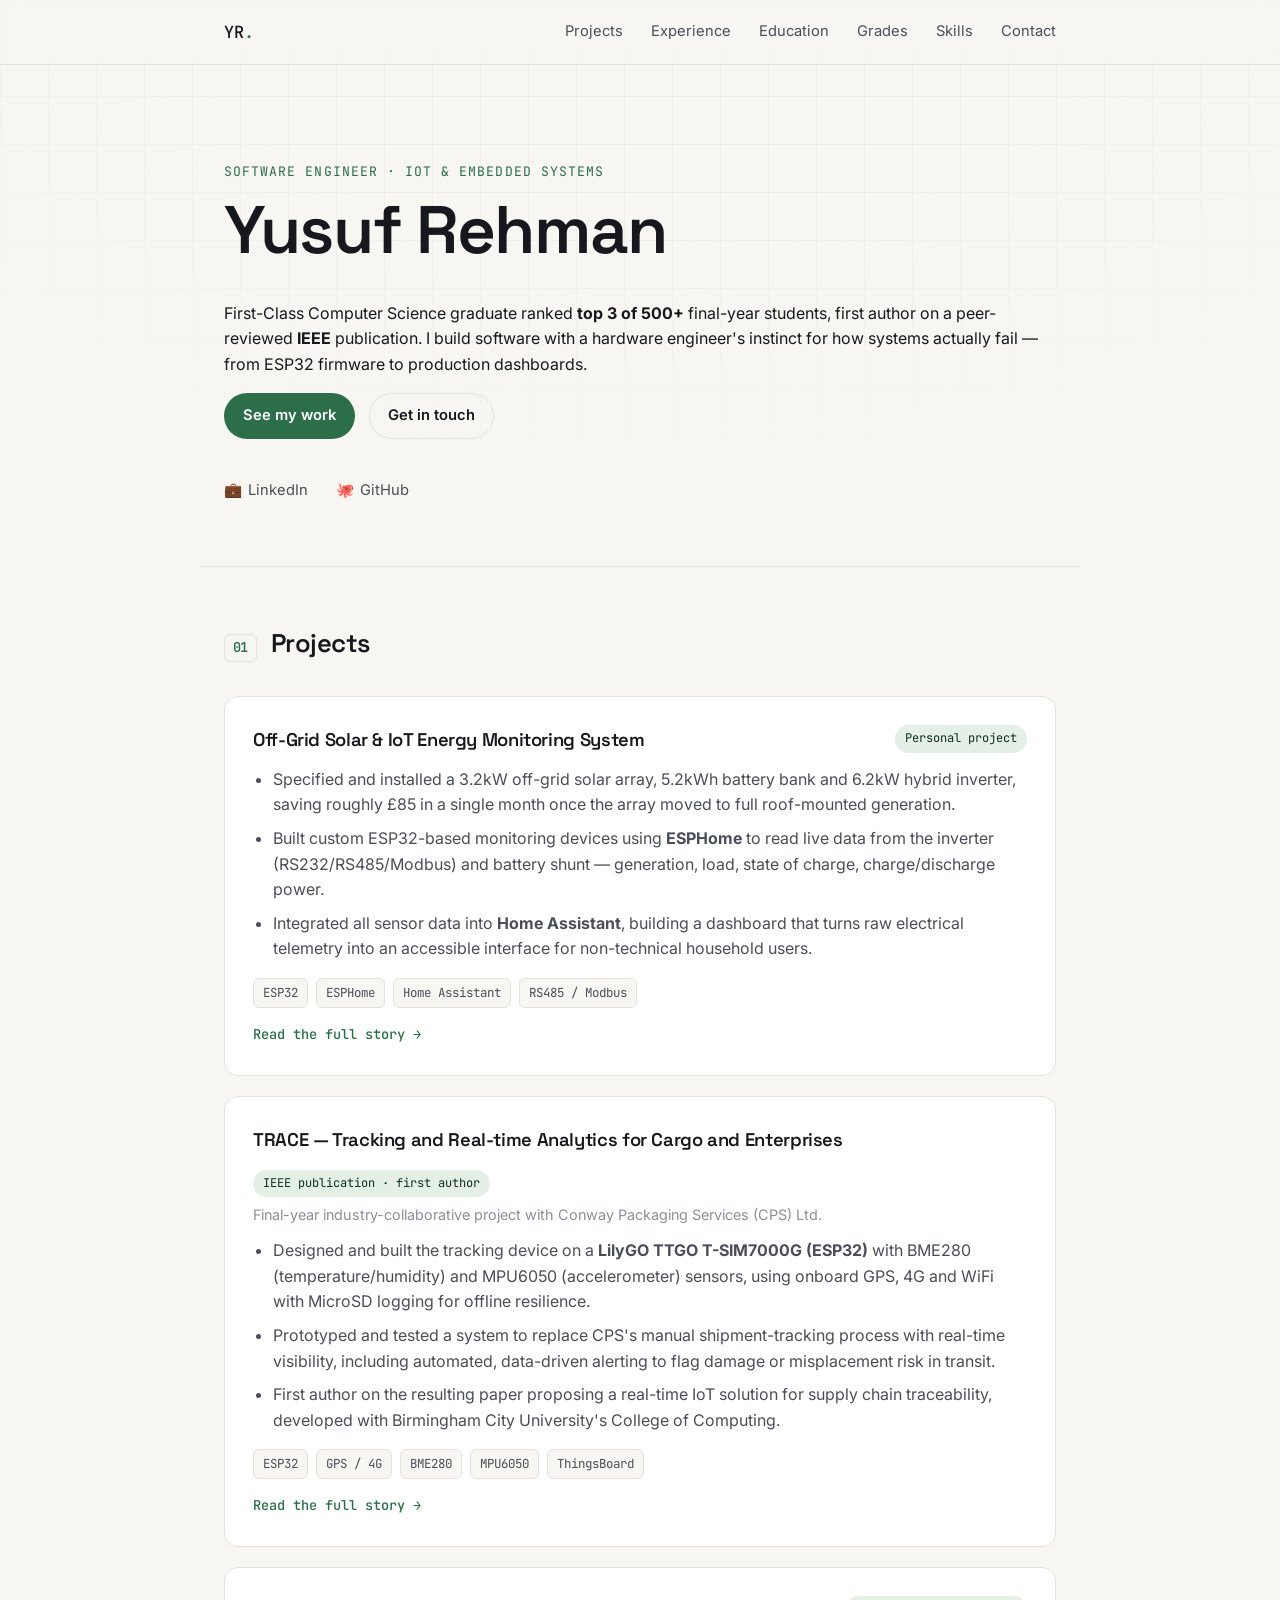
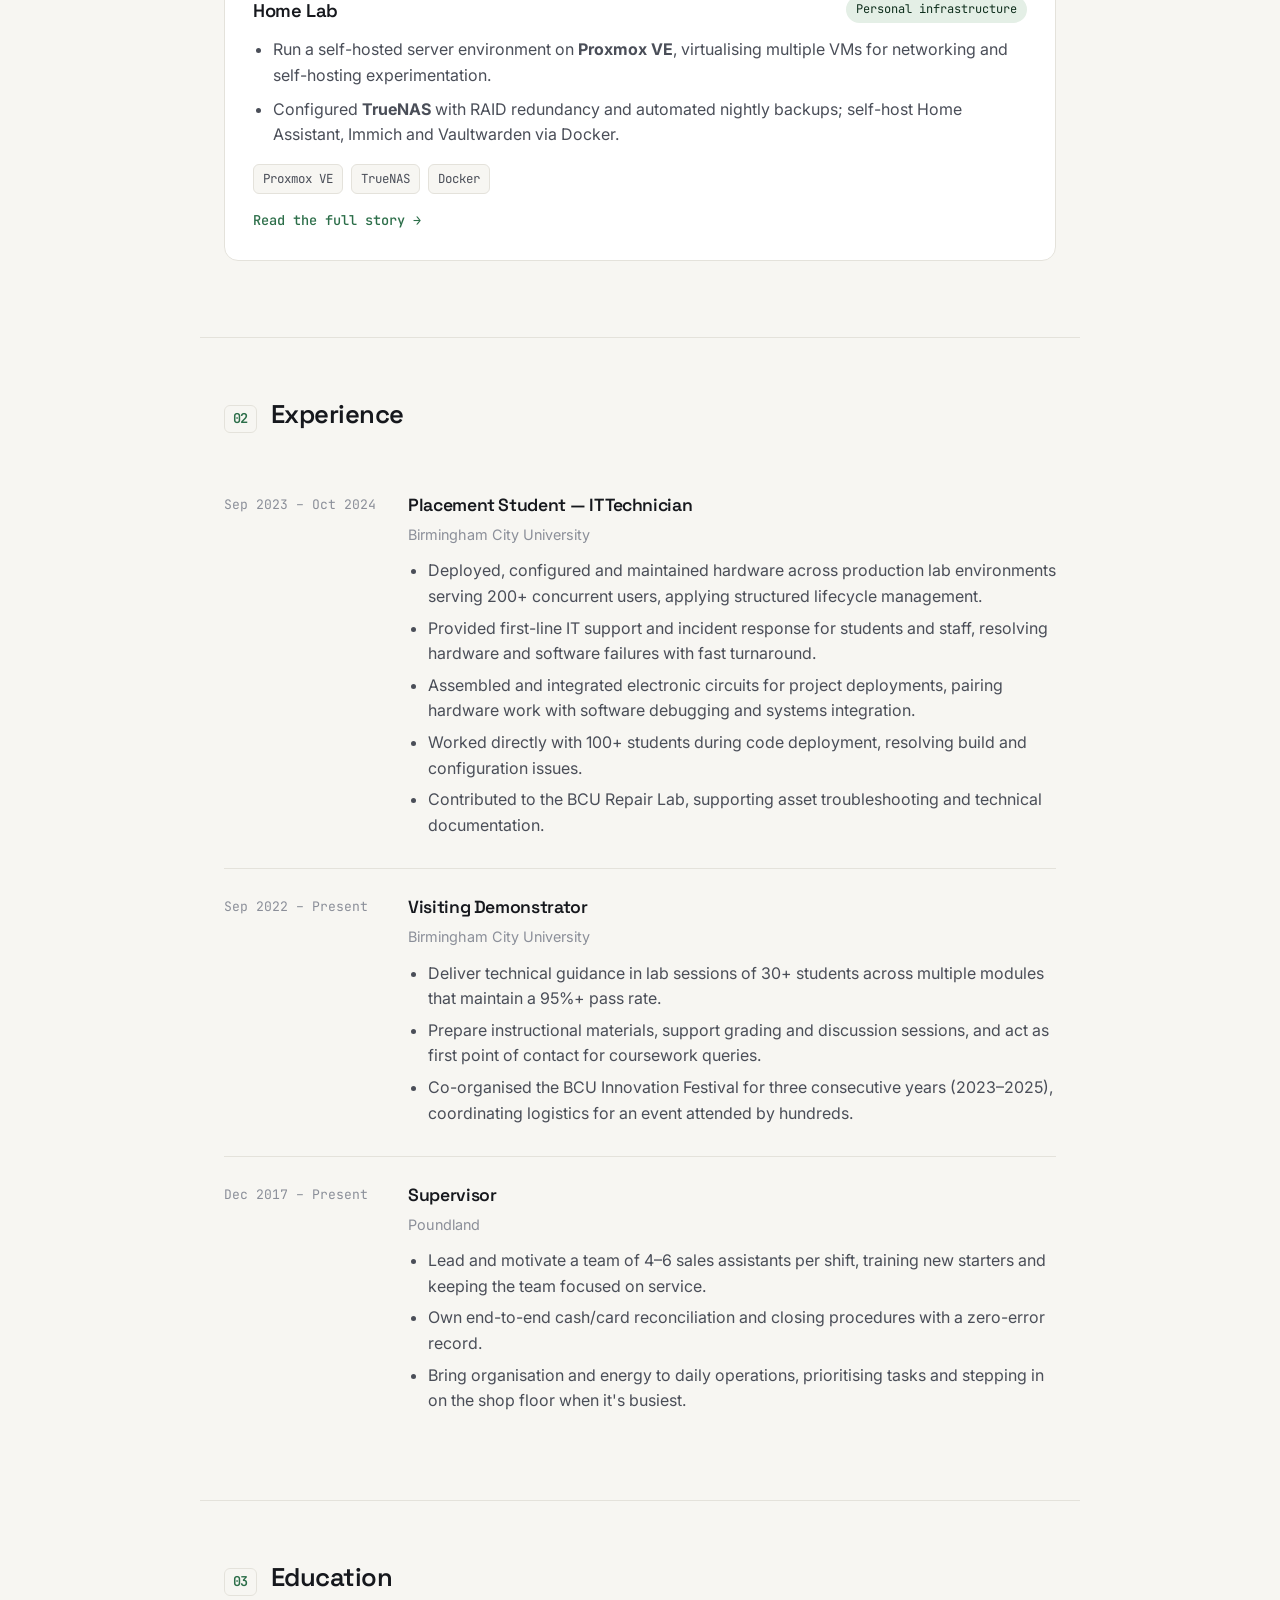
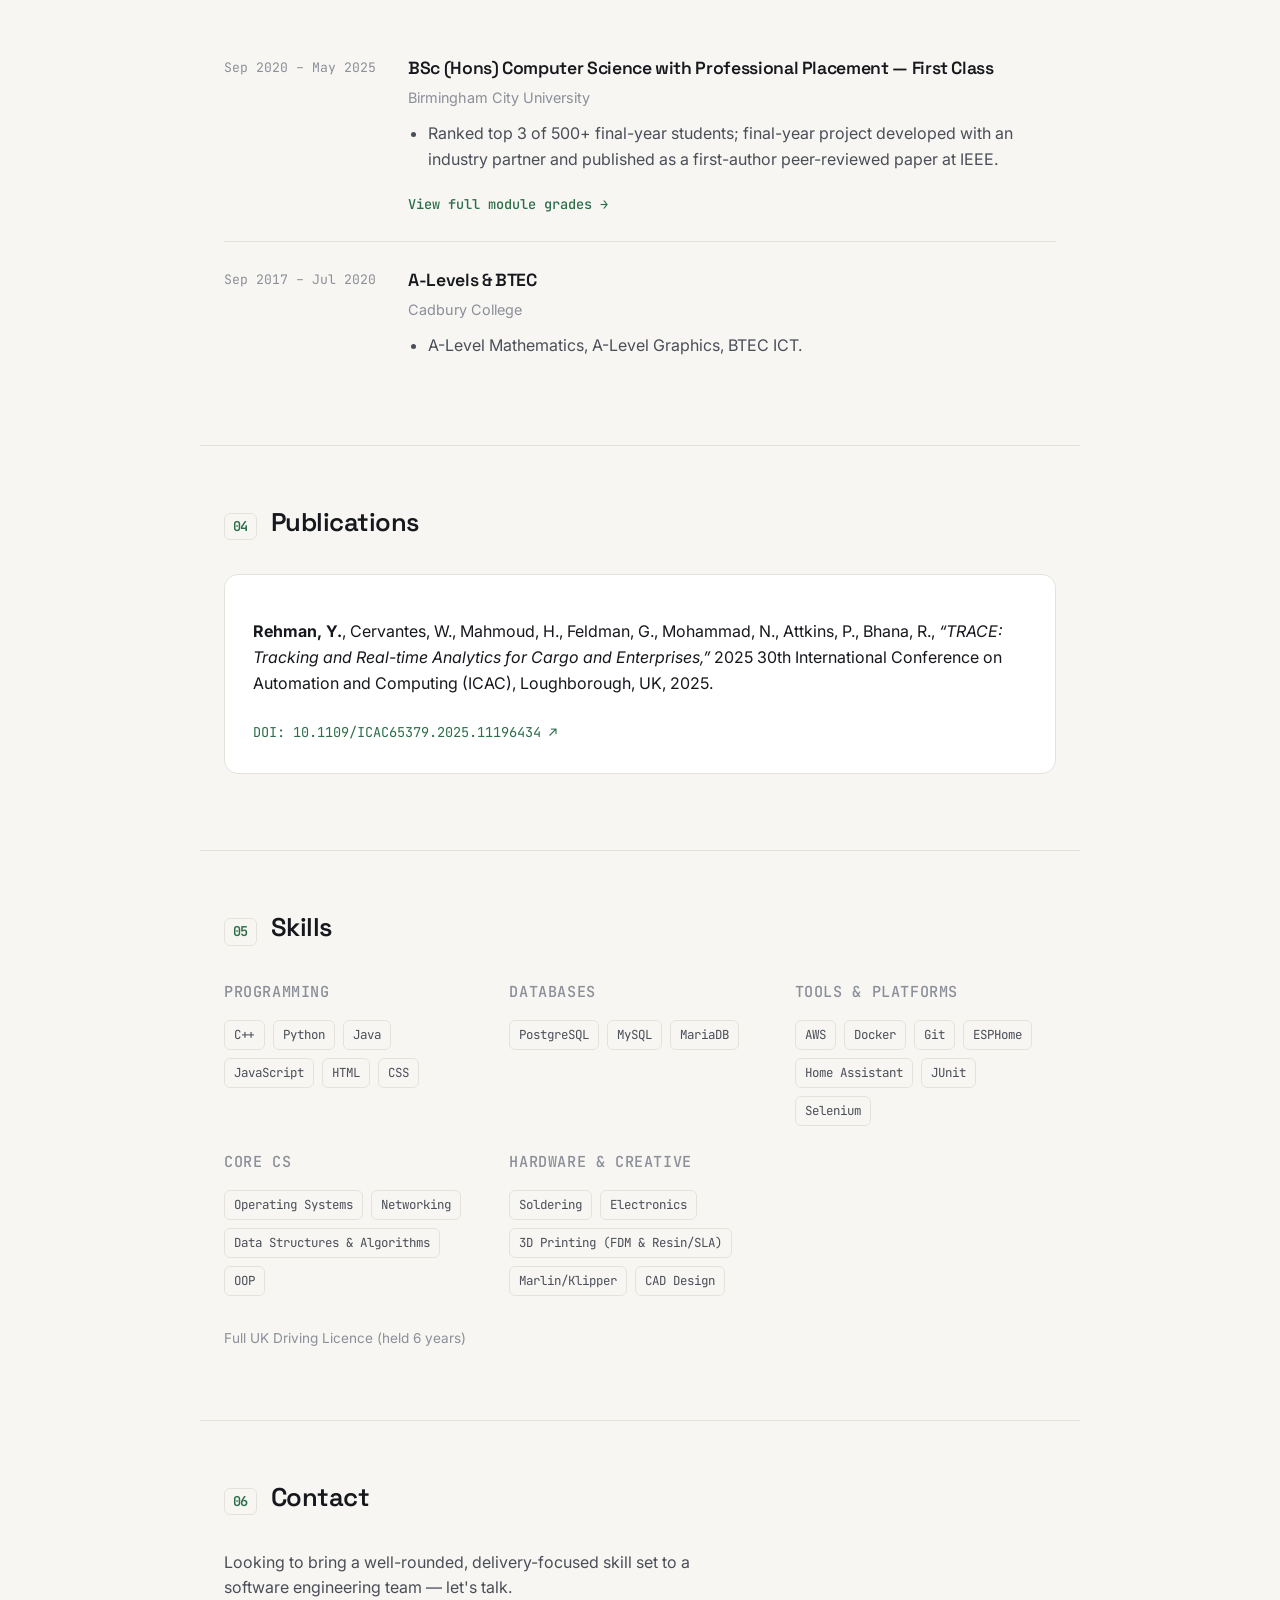
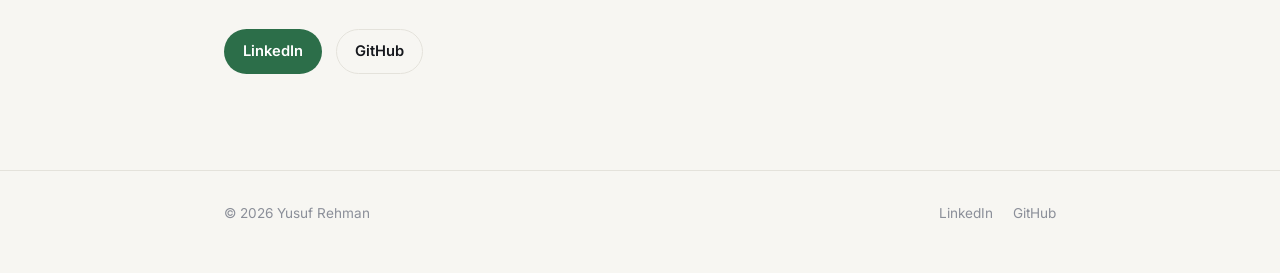
<file: index.html>
<!DOCTYPE html>
<html lang="en">
<head>
<meta charset="UTF-8">
<meta name="viewport" content="width=device-width, initial-scale=1.0">
<title>Yusuf Rehman — Software Engineer</title>
<meta name="description" content="Yusuf Rehman — First-Class Computer Science graduate, IoT/software engineer. CV, projects and publications.">
<meta property="og:type" content="website">
<meta property="og:url" content="https://fury148.github.io/cvweb/">
<meta property="og:title" content="Yusuf Rehman — Software Engineer">
<meta property="og:description" content="First-Class Computer Science graduate, IoT/software engineer. CV, projects and publications.">
<meta property="og:image" content="https://fury148.github.io/cvweb/og-image.png">
<meta name="twitter:card" content="summary_large_image">
<meta name="twitter:title" content="Yusuf Rehman — Software Engineer">
<meta name="twitter:description" content="First-Class Computer Science graduate, IoT/software engineer. CV, projects and publications.">
<meta name="twitter:image" content="https://fury148.github.io/cvweb/og-image.png">
<link rel="icon" type="image/svg+xml" href="favicon.svg">
<link rel="preconnect" href="https://fonts.googleapis.com">
<link rel="preconnect" href="https://fonts.gstatic.com" crossorigin>
<link href="https://fonts.googleapis.com/css2?family=Space+Grotesk:wght@500;600;700&family=Inter:wght@400;500;600;700&family=JetBrains+Mono:wght@400;500&display=swap" rel="stylesheet">
<link rel="stylesheet" href="style.css">
</head>
<body>

<div class="bg-grid" aria-hidden="true"></div>

<header class="topbar">
  <div class="wrap topbar-inner">
    <a class="brand" href="#top">YR<span class="dot">.</span></a>
    <nav class="nav" aria-label="Primary">
      <a href="#projects">Projects</a>
      <a href="#experience">Experience</a>
      <a href="#education">Education</a>
      <a href="grades.html">Grades</a>
      <a href="#skills">Skills</a>
      <a href="#contact">Contact</a>
    </nav>
  </div>
</header>

<main id="top">

  <section class="hero wrap">
    <p class="eyebrow">Software Engineer · IoT &amp; Embedded Systems</p>
    <h1>Yusuf Rehman</h1>
    <p class="hero-lede">
      First-Class Computer Science graduate ranked <strong>top 3 of 500+</strong> final-year students,
      first author on a peer-reviewed <strong>IEEE</strong> publication. I build software with a hardware
      engineer's instinct for how systems actually fail — from ESP32 firmware to production dashboards.
    </p>
    <div class="hero-actions">
      <a class="btn btn-primary" href="#projects">See my work</a>
      <a class="btn btn-outline" href="https://linkedin.com/in/y-rehman" target="_blank" rel="noopener">Get in touch</a>
    </div>
    <ul class="hero-meta">
      <li><span class="ico">💼</span> <a href="https://linkedin.com/in/y-rehman" target="_blank" rel="noopener">LinkedIn</a></li>
      <li><span class="ico">🐙</span> <a href="https://github.com/fury148" target="_blank" rel="noopener">GitHub</a></li>
    </ul>
  </section>

  <section class="wrap section" id="projects">
    <h2 class="section-title"><span class="idx">01</span> Projects</h2>

    <article class="card">
      <div class="card-head">
        <h3>Off-Grid Solar &amp; IoT Energy Monitoring System</h3>
        <span class="tag">Personal project</span>
      </div>
      <ul>
        <li>Specified and installed a 3.2kW off-grid solar array, 5.2kWh battery bank and 6.2kW hybrid inverter, saving roughly £85 in a single month once the array moved to full roof-mounted generation.</li>
        <li>Built custom ESP32-based monitoring devices using <strong>ESPHome</strong> to read live data from the inverter (RS232/RS485/Modbus) and battery shunt — generation, load, state of charge, charge/discharge power.</li>
        <li>Integrated all sensor data into <strong>Home Assistant</strong>, building a dashboard that turns raw electrical telemetry into an accessible interface for non-technical household users.</li>
      </ul>
      <div class="chips">
        <span>ESP32</span><span>ESPHome</span><span>Home Assistant</span><span>RS485 / Modbus</span>
      </div>
      <a class="project-link" href="projects/off-grid-solar.html">Read the full story &rarr;</a>
    </article>

    <article class="card">
      <div class="card-head">
        <h3>TRACE — Tracking and Real-time Analytics for Cargo and Enterprises</h3>
        <span class="tag">IEEE publication · first author</span>
      </div>
      <p class="card-sub">Final-year industry-collaborative project with Conway Packaging Services (CPS) Ltd.</p>
      <ul>
        <li>Designed and built the tracking device on a <strong>LilyGO TTGO T-SIM7000G (ESP32)</strong> with BME280 (temperature/humidity) and MPU6050 (accelerometer) sensors, using onboard GPS, 4G and WiFi with MicroSD logging for offline resilience.</li>
        <li>Prototyped and tested a system to replace CPS's manual shipment-tracking process with real-time visibility, including automated, data-driven alerting to flag damage or misplacement risk in transit.</li>
        <li>First author on the resulting paper proposing a real-time IoT solution for supply chain traceability, developed with Birmingham City University's College of Computing.</li>
      </ul>
      <div class="chips">
        <span>ESP32</span><span>GPS / 4G</span><span>BME280</span><span>MPU6050</span><span>ThingsBoard</span>
      </div>
      <a class="project-link" href="projects/trace.html">Read the full story &rarr;</a>
    </article>

    <article class="card">
      <div class="card-head">
        <h3>Home Lab</h3>
        <span class="tag">Personal infrastructure</span>
      </div>
      <ul>
        <li>Run a self-hosted server environment on <strong>Proxmox VE</strong>, virtualising multiple VMs for networking and self-hosting experimentation.</li>
        <li>Configured <strong>TrueNAS</strong> with RAID redundancy and automated nightly backups; self-host Home Assistant, Immich and Vaultwarden via Docker.</li>
      </ul>
      <div class="chips">
        <span>Proxmox VE</span><span>TrueNAS</span><span>Docker</span>
      </div>
      <a class="project-link" href="projects/home-lab.html">Read the full story &rarr;</a>
    </article>
  </section>

  <section class="wrap section" id="experience">
    <h2 class="section-title"><span class="idx">02</span> Experience</h2>

    <div class="timeline">
      <article class="tl-item">
        <div class="tl-date">Sep 2023 – Oct 2024</div>
        <div class="tl-body">
          <h3>Placement Student — IT Technician</h3>
          <p class="card-sub">Birmingham City University</p>
          <ul>
            <li>Deployed, configured and maintained hardware across production lab environments serving 200+ concurrent users, applying structured lifecycle management.</li>
            <li>Provided first-line IT support and incident response for students and staff, resolving hardware and software failures with fast turnaround.</li>
            <li>Assembled and integrated electronic circuits for project deployments, pairing hardware work with software debugging and systems integration.</li>
            <li>Worked directly with 100+ students during code deployment, resolving build and configuration issues.</li>
            <li>Contributed to the BCU Repair Lab, supporting asset troubleshooting and technical documentation.</li>
          </ul>
        </div>
      </article>

      <article class="tl-item">
        <div class="tl-date">Sep 2022 – Present</div>
        <div class="tl-body">
          <h3>Visiting Demonstrator</h3>
          <p class="card-sub">Birmingham City University</p>
          <ul>
            <li>Deliver technical guidance in lab sessions of 30+ students across multiple modules that maintain a 95%+ pass rate.</li>
            <li>Prepare instructional materials, support grading and discussion sessions, and act as first point of contact for coursework queries.</li>
            <li>Co-organised the BCU Innovation Festival for three consecutive years (2023–2025), coordinating logistics for an event attended by hundreds.</li>
          </ul>
        </div>
      </article>

      <article class="tl-item">
        <div class="tl-date">Dec 2017 – Present</div>
        <div class="tl-body">
          <h3>Supervisor</h3>
          <p class="card-sub">Poundland</p>
          <ul>
            <li>Lead and motivate a team of 4–6 sales assistants per shift, training new starters and keeping the team focused on service.</li>
            <li>Own end-to-end cash/card reconciliation and closing procedures with a zero-error record.</li>
            <li>Bring organisation and energy to daily operations, prioritising tasks and stepping in on the shop floor when it's busiest.</li>
          </ul>
        </div>
      </article>
    </div>
  </section>

  <section class="wrap section" id="education">
    <h2 class="section-title"><span class="idx">03</span> Education</h2>

    <div class="timeline">
      <article class="tl-item">
        <div class="tl-date">Sep 2020 – May 2025</div>
        <div class="tl-body">
          <h3>BSc (Hons) Computer Science with Professional Placement — First Class</h3>
          <p class="card-sub">Birmingham City University</p>
          <ul>
            <li>Ranked top 3 of 500+ final-year students; final-year project developed with an industry partner and published as a first-author peer-reviewed paper at IEEE.</li>
          </ul>
          <a class="project-link" href="grades.html">View full module grades &rarr;</a>
        </div>
      </article>

      <article class="tl-item">
        <div class="tl-date">Sep 2017 – Jul 2020</div>
        <div class="tl-body">
          <h3>A-Levels &amp; BTEC</h3>
          <p class="card-sub">Cadbury College</p>
          <ul>
            <li>A-Level Mathematics, A-Level Graphics, BTEC ICT.</li>
          </ul>
        </div>
      </article>
    </div>
  </section>

  <section class="wrap section" id="publications">
    <h2 class="section-title"><span class="idx">04</span> Publications</h2>
    <article class="card pub">
      <p>
        <strong>Rehman, Y.</strong>, Cervantes, W., Mahmoud, H., Feldman, G., Mohammad, N., Attkins, P., Bhana, R.,
        <em>“TRACE: Tracking and Real-time Analytics for Cargo and Enterprises,”</em>
        2025 30th International Conference on Automation and Computing (ICAC), Loughborough, UK, 2025.
      </p>
      <a class="doi" href="https://doi.org/10.1109/ICAC65379.2025.11196434" target="_blank" rel="noopener">
        DOI: 10.1109/ICAC65379.2025.11196434 ↗
      </a>
    </article>
  </section>

  <section class="wrap section" id="skills">
    <h2 class="section-title"><span class="idx">05</span> Skills</h2>
    <div class="skills-grid">
      <div class="skill-group">
        <h3>Programming</h3>
        <div class="chips">
          <span>C++</span><span>Python</span><span>Java</span><span>JavaScript</span><span>HTML</span><span>CSS</span>
        </div>
      </div>
      <div class="skill-group">
        <h3>Databases</h3>
        <div class="chips">
          <span>PostgreSQL</span><span>MySQL</span><span>MariaDB</span>
        </div>
      </div>
      <div class="skill-group">
        <h3>Tools &amp; Platforms</h3>
        <div class="chips">
          <span>AWS</span><span>Docker</span><span>Git</span><span>ESPHome</span><span>Home Assistant</span><span>JUnit</span><span>Selenium</span>
        </div>
      </div>
      <div class="skill-group">
        <h3>Core CS</h3>
        <div class="chips">
          <span>Operating Systems</span><span>Networking</span><span>Data Structures &amp; Algorithms</span><span>OOP</span>
        </div>
      </div>
      <div class="skill-group">
        <h3>Hardware &amp; Creative</h3>
        <div class="chips">
          <span>Soldering</span><span>Electronics</span><span>3D Printing (FDM &amp; Resin/SLA)</span><span>Marlin/Klipper</span><span>CAD Design</span>
        </div>
      </div>
    </div>
    <p class="fine-print">Full UK Driving Licence (held 6 years)</p>
  </section>

  <section class="wrap section contact-cta" id="contact">
    <h2 class="section-title"><span class="idx">06</span> Contact</h2>
    <p>Looking to bring a well-rounded, delivery-focused skill set to a software engineering team — let's talk.</p>
    <div class="hero-actions">
      <a class="btn btn-primary" href="https://linkedin.com/in/y-rehman" target="_blank" rel="noopener">LinkedIn</a>
      <a class="btn btn-outline" href="https://github.com/fury148" target="_blank" rel="noopener">GitHub</a>
    </div>
  </section>

</main>

<footer class="site-footer">
  <div class="wrap footer-inner">
    <span>© <span id="year"></span> Yusuf Rehman</span>
    <div class="footer-links">
      <a href="https://linkedin.com/in/y-rehman" target="_blank" rel="noopener">LinkedIn</a>
      <a href="https://github.com/fury148" target="_blank" rel="noopener">GitHub</a>
    </div>
  </div>
</footer>

<script src="script.js"></script>
</body>
</html>
</file>
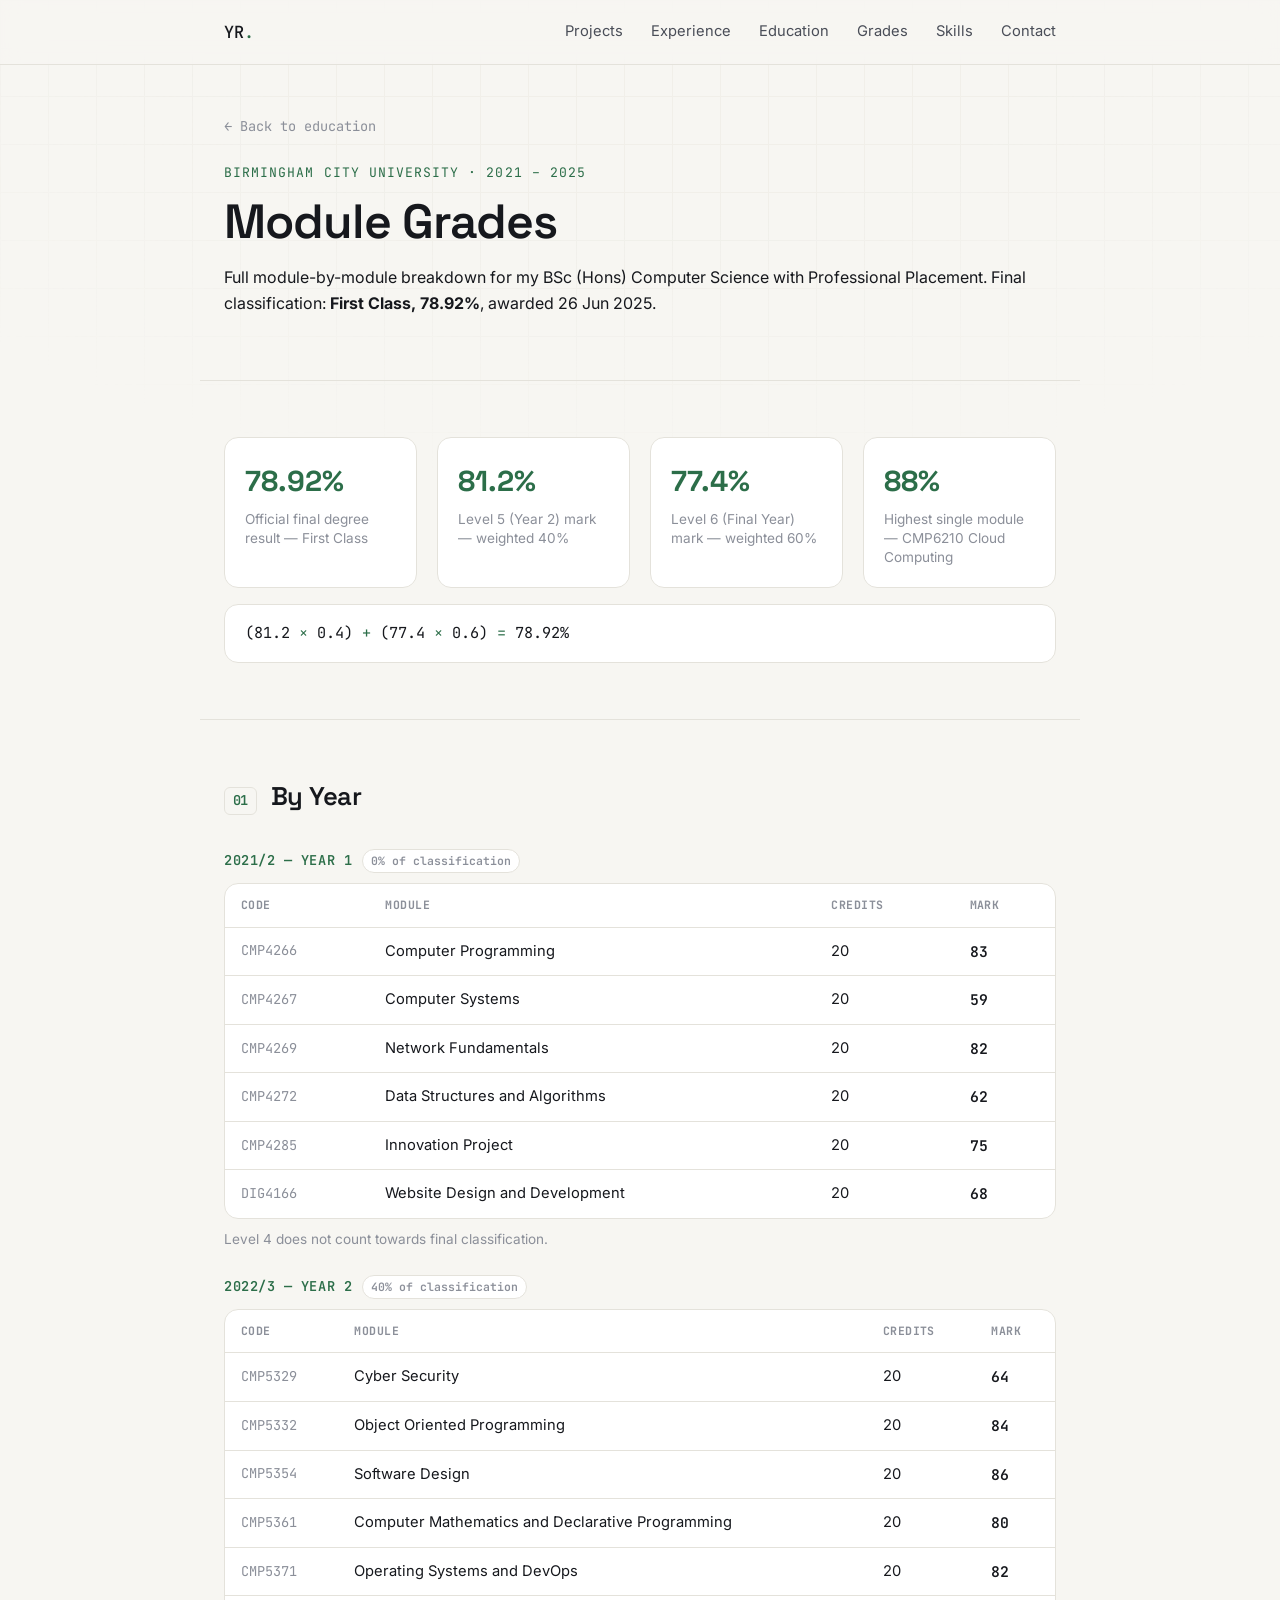
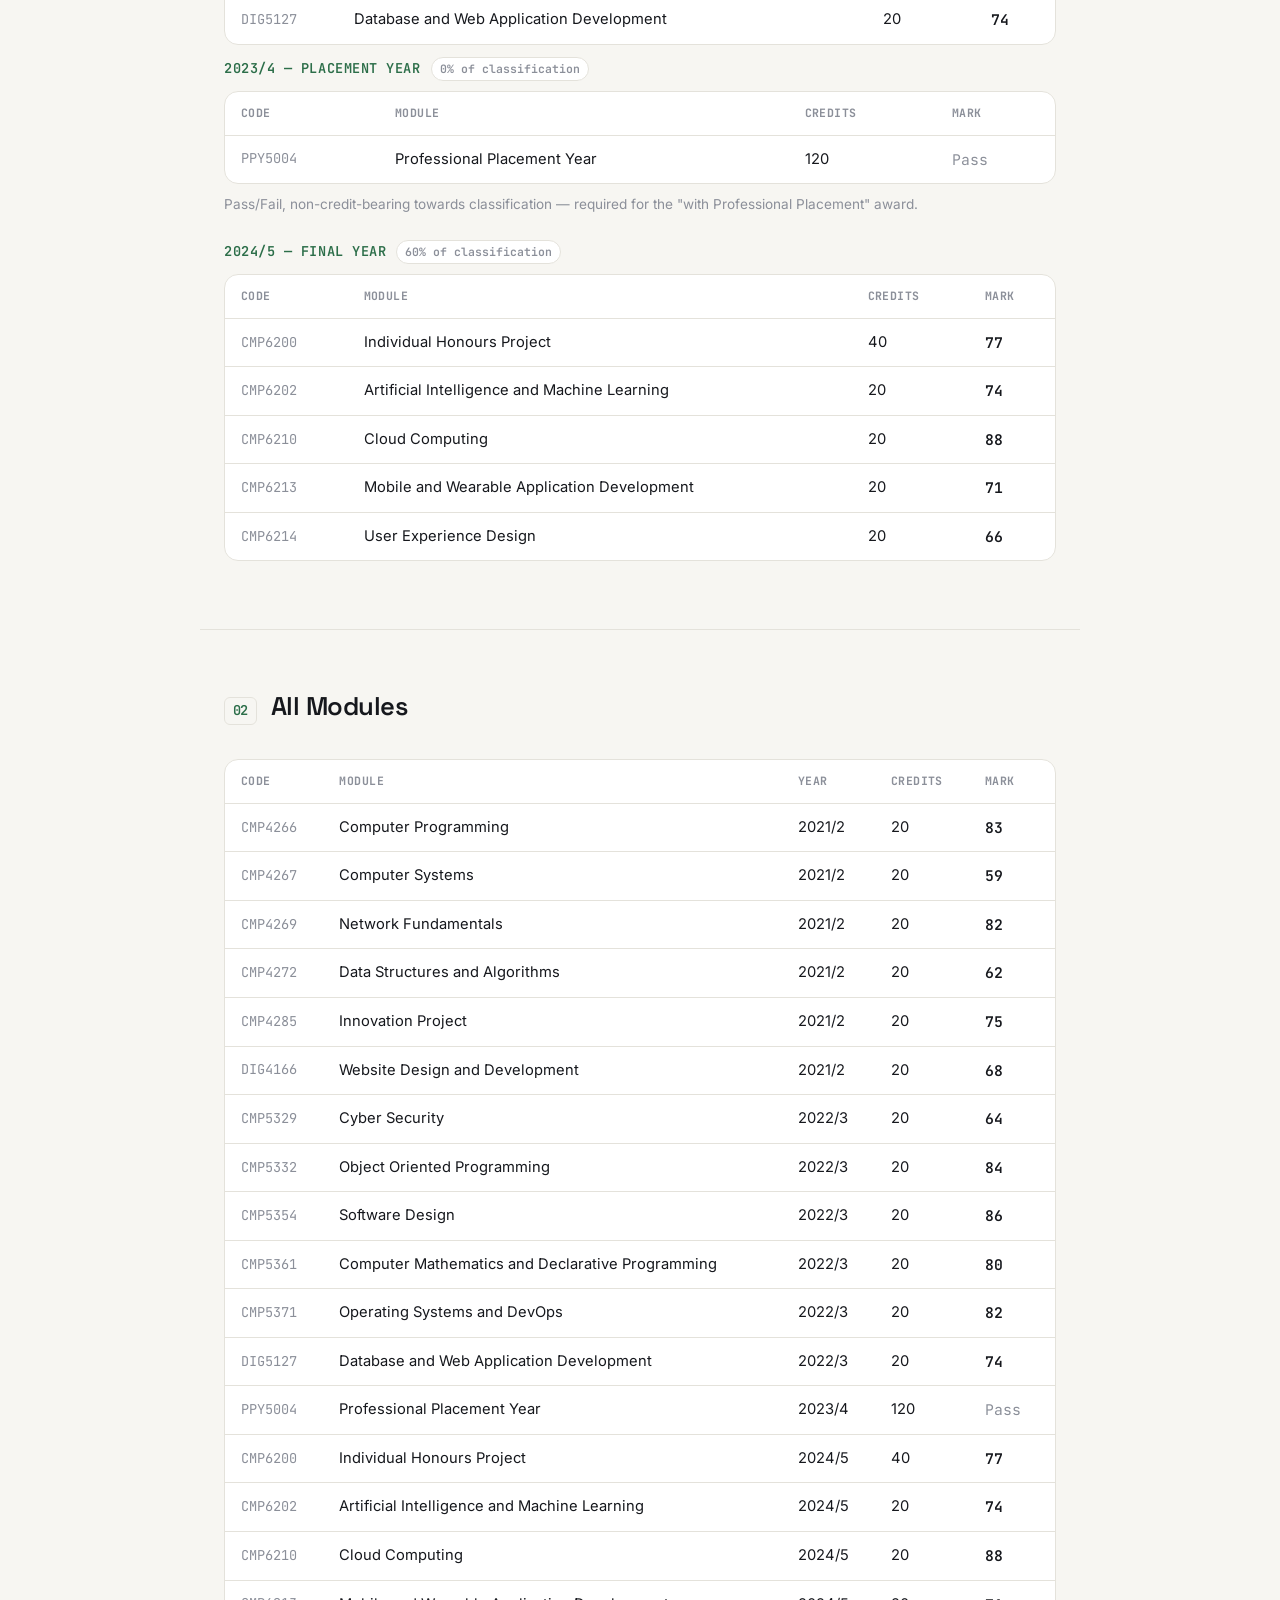
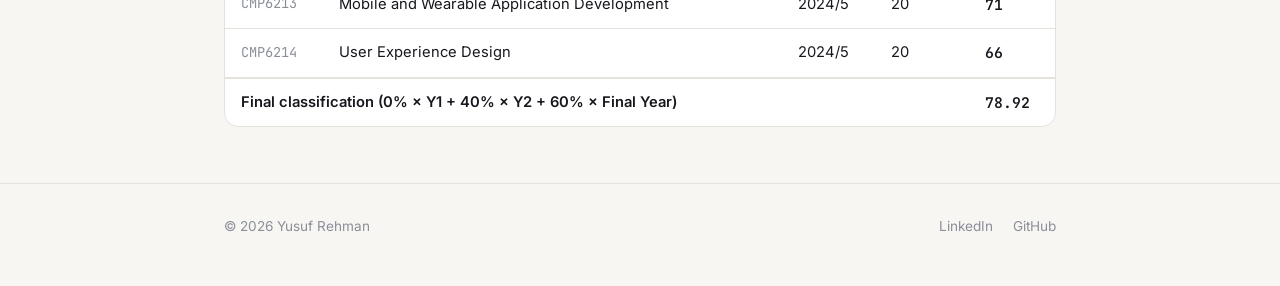
<file: grades.html>
<!DOCTYPE html>
<html lang="en">
<head>
<meta charset="UTF-8">
<meta name="viewport" content="width=device-width, initial-scale=1.0">
<title>Module Grades — Yusuf Rehman</title>
<meta name="description" content="Full module-by-module grade breakdown for Yusuf Rehman's BSc (Hons) Computer Science at Birmingham City University, First Class, 78.92%.">
<meta property="og:type" content="website">
<meta property="og:url" content="https://fury148.github.io/cvweb/grades.html">
<meta property="og:title" content="Module Grades — Yusuf Rehman">
<meta property="og:description" content="Full module-by-module grade breakdown for Yusuf Rehman's BSc (Hons) Computer Science at Birmingham City University, First Class, 78.92%.">
<meta property="og:image" content="https://fury148.github.io/cvweb/og-image.png">
<meta name="twitter:card" content="summary_large_image">
<meta name="twitter:title" content="Module Grades — Yusuf Rehman">
<meta name="twitter:description" content="Full module-by-module grade breakdown for Yusuf Rehman's BSc (Hons) Computer Science at Birmingham City University, First Class, 78.92%.">
<meta name="twitter:image" content="https://fury148.github.io/cvweb/og-image.png">
<link rel="icon" type="image/svg+xml" href="favicon.svg">
<link rel="preconnect" href="https://fonts.googleapis.com">
<link rel="preconnect" href="https://fonts.gstatic.com" crossorigin>
<link href="https://fonts.googleapis.com/css2?family=Space+Grotesk:wght@500;600;700&family=Inter:wght@400;500;600;700&family=JetBrains+Mono:wght@400;500&display=swap" rel="stylesheet">
<link rel="stylesheet" href="style.css">
<style>
  .grades-table-wrap { overflow-x: auto; border: 1px solid var(--line); border-radius: var(--radius); background: var(--surface); }
  table.grades { width: 100%; border-collapse: collapse; font-size: 0.92rem; white-space: nowrap; }
  table.grades th, table.grades td { padding: 12px 16px; text-align: left; border-bottom: 1px solid var(--line); }
  table.grades th { font-family: var(--mono); font-size: 0.72rem; text-transform: uppercase; letter-spacing: 0.04em; color: var(--ink-faint); }
  table.grades tbody tr:last-child td { border-bottom: none; }
  table.grades td.code { font-family: var(--mono); font-size: 0.85rem; color: var(--ink-faint); }
  table.grades td.mark { font-family: var(--mono); font-weight: 600; }
  table.grades td.mark.na { color: var(--ink-faint); font-weight: 400; }
  table.grades tfoot td { border-top: 2px solid var(--line); border-bottom: none; font-weight: 600; }
  .year-group { margin-bottom: 12px; }
  .year-group h3 { display: flex; align-items: baseline; gap: 10px; flex-wrap: wrap; font-family: var(--mono); font-size: 0.85rem; color: var(--accent); text-transform: uppercase; letter-spacing: 0.04em; margin-bottom: 10px; }
  .year-group h3 .weight { font-family: var(--mono); font-size: 0.72rem; color: var(--ink-faint); text-transform: none; letter-spacing: 0; background: var(--surface); border: 1px solid var(--line); border-radius: 999px; padding: 2px 8px; }
  .year-note { margin: 10px 0 24px; font-size: 0.85rem; color: var(--ink-faint); }
  .formula { font-family: var(--mono); font-size: 0.95rem; color: var(--ink); background: var(--surface); border: 1px solid var(--line); border-radius: var(--radius); padding: 16px 20px; margin-top: 16px; }
  .formula .eq { color: var(--accent); }
</style>
</head>
<body>

<div class="bg-grid" aria-hidden="true"></div>

<header class="topbar">
  <div class="wrap topbar-inner">
    <a class="brand" href="index.html#top">YR<span class="dot">.</span></a>
    <nav class="nav" aria-label="Primary">
      <a href="index.html#projects">Projects</a>
      <a href="index.html#experience">Experience</a>
      <a href="index.html#education">Education</a>
      <a href="grades.html">Grades</a>
      <a href="index.html#skills">Skills</a>
      <a href="index.html#contact">Contact</a>
    </nav>
  </div>
</header>

<main>

  <section class="wrap project-hero">
    <a class="back-link" href="index.html#education">&larr; Back to education</a>
    <p class="eyebrow">Birmingham City University · 2021 – 2025</p>
    <h1>Module Grades</h1>
    <p class="hero-lede">
      Full module-by-module breakdown for my BSc (Hons) Computer Science with Professional
      Placement. Final classification: <strong>First Class, 78.92%</strong>, awarded 26 Jun 2025.
    </p>
  </section>

  <section class="wrap section">
    <div class="stat-row">
      <div class="stat">
        <span class="stat-value">78.92%</span>
        <span class="stat-label">Official final degree result — First Class</span>
      </div>
      <div class="stat">
        <span class="stat-value">81.2%</span>
        <span class="stat-label">Level 5 (Year 2) mark — weighted 40%</span>
      </div>
      <div class="stat">
        <span class="stat-value">77.4%</span>
        <span class="stat-label">Level 6 (Final Year) mark — weighted 60%</span>
      </div>
      <div class="stat">
        <span class="stat-value">88%</span>
        <span class="stat-label">Highest single module — CMP6210 Cloud Computing</span>
      </div>
    </div>

    <div class="formula">
      (81.2 <span class="eq">×</span> 0.4) <span class="eq">+</span> (77.4 <span class="eq">×</span> 0.6) <span class="eq">=</span> 78.92%
    </div>
  </section>

  <section class="wrap section">
    <h2 class="section-title"><span class="idx">01</span> By Year</h2>

    <div class="year-group">
      <h3>2021/2 — Year 1 <span class="weight">0% of classification</span></h3>
      <div class="grades-table-wrap">
        <table class="grades">
          <thead><tr><th>Code</th><th>Module</th><th>Credits</th><th>Mark</th></tr></thead>
          <tbody>
            <tr><td class="code">CMP4266</td><td>Computer Programming</td><td>20</td><td class="mark">83</td></tr>
            <tr><td class="code">CMP4267</td><td>Computer Systems</td><td>20</td><td class="mark">59</td></tr>
            <tr><td class="code">CMP4269</td><td>Network Fundamentals</td><td>20</td><td class="mark">82</td></tr>
            <tr><td class="code">CMP4272</td><td>Data Structures and Algorithms</td><td>20</td><td class="mark">62</td></tr>
            <tr><td class="code">CMP4285</td><td>Innovation Project</td><td>20</td><td class="mark">75</td></tr>
            <tr><td class="code">DIG4166</td><td>Website Design and Development</td><td>20</td><td class="mark">68</td></tr>
          </tbody>
        </table>
      </div>
      <p class="year-note">Level 4 does not count towards final classification.</p>
    </div>

    <div class="year-group">
      <h3>2022/3 — Year 2 <span class="weight">40% of classification</span></h3>
      <div class="grades-table-wrap">
        <table class="grades">
          <thead><tr><th>Code</th><th>Module</th><th>Credits</th><th>Mark</th></tr></thead>
          <tbody>
            <tr><td class="code">CMP5329</td><td>Cyber Security</td><td>20</td><td class="mark">64</td></tr>
            <tr><td class="code">CMP5332</td><td>Object Oriented Programming</td><td>20</td><td class="mark">84</td></tr>
            <tr><td class="code">CMP5354</td><td>Software Design</td><td>20</td><td class="mark">86</td></tr>
            <tr><td class="code">CMP5361</td><td>Computer Mathematics and Declarative Programming</td><td>20</td><td class="mark">80</td></tr>
            <tr><td class="code">CMP5371</td><td>Operating Systems and DevOps</td><td>20</td><td class="mark">82</td></tr>
            <tr><td class="code">DIG5127</td><td>Database and Web Application Development</td><td>20</td><td class="mark">74</td></tr>
          </tbody>
        </table>
      </div>
    </div>

    <div class="year-group">
      <h3>2023/4 — Placement Year <span class="weight">0% of classification</span></h3>
      <div class="grades-table-wrap">
        <table class="grades">
          <thead><tr><th>Code</th><th>Module</th><th>Credits</th><th>Mark</th></tr></thead>
          <tbody>
            <tr><td class="code">PPY5004</td><td>Professional Placement Year</td><td>120</td><td class="mark na">Pass</td></tr>
          </tbody>
        </table>
      </div>
      <p class="year-note">Pass/Fail, non-credit-bearing towards classification — required for the "with Professional Placement" award.</p>
    </div>

    <div class="year-group">
      <h3>2024/5 — Final Year <span class="weight">60% of classification</span></h3>
      <div class="grades-table-wrap">
        <table class="grades">
          <thead><tr><th>Code</th><th>Module</th><th>Credits</th><th>Mark</th></tr></thead>
          <tbody>
            <tr><td class="code">CMP6200</td><td>Individual Honours Project</td><td>40</td><td class="mark">77</td></tr>
            <tr><td class="code">CMP6202</td><td>Artificial Intelligence and Machine Learning</td><td>20</td><td class="mark">74</td></tr>
            <tr><td class="code">CMP6210</td><td>Cloud Computing</td><td>20</td><td class="mark">88</td></tr>
            <tr><td class="code">CMP6213</td><td>Mobile and Wearable Application Development</td><td>20</td><td class="mark">71</td></tr>
            <tr><td class="code">CMP6214</td><td>User Experience Design</td><td>20</td><td class="mark">66</td></tr>
          </tbody>
        </table>
      </div>
    </div>
  </section>

  <section class="wrap section">
    <h2 class="section-title"><span class="idx">02</span> All Modules</h2>
    <div class="grades-table-wrap">
      <table class="grades">
        <thead><tr><th>Code</th><th>Module</th><th>Year</th><th>Credits</th><th>Mark</th></tr></thead>
        <tbody>
          <tr><td class="code">CMP4266</td><td>Computer Programming</td><td>2021/2</td><td>20</td><td class="mark">83</td></tr>
          <tr><td class="code">CMP4267</td><td>Computer Systems</td><td>2021/2</td><td>20</td><td class="mark">59</td></tr>
          <tr><td class="code">CMP4269</td><td>Network Fundamentals</td><td>2021/2</td><td>20</td><td class="mark">82</td></tr>
          <tr><td class="code">CMP4272</td><td>Data Structures and Algorithms</td><td>2021/2</td><td>20</td><td class="mark">62</td></tr>
          <tr><td class="code">CMP4285</td><td>Innovation Project</td><td>2021/2</td><td>20</td><td class="mark">75</td></tr>
          <tr><td class="code">DIG4166</td><td>Website Design and Development</td><td>2021/2</td><td>20</td><td class="mark">68</td></tr>
          <tr><td class="code">CMP5329</td><td>Cyber Security</td><td>2022/3</td><td>20</td><td class="mark">64</td></tr>
          <tr><td class="code">CMP5332</td><td>Object Oriented Programming</td><td>2022/3</td><td>20</td><td class="mark">84</td></tr>
          <tr><td class="code">CMP5354</td><td>Software Design</td><td>2022/3</td><td>20</td><td class="mark">86</td></tr>
          <tr><td class="code">CMP5361</td><td>Computer Mathematics and Declarative Programming</td><td>2022/3</td><td>20</td><td class="mark">80</td></tr>
          <tr><td class="code">CMP5371</td><td>Operating Systems and DevOps</td><td>2022/3</td><td>20</td><td class="mark">82</td></tr>
          <tr><td class="code">DIG5127</td><td>Database and Web Application Development</td><td>2022/3</td><td>20</td><td class="mark">74</td></tr>
          <tr><td class="code">PPY5004</td><td>Professional Placement Year</td><td>2023/4</td><td>120</td><td class="mark na">Pass</td></tr>
          <tr><td class="code">CMP6200</td><td>Individual Honours Project</td><td>2024/5</td><td>40</td><td class="mark">77</td></tr>
          <tr><td class="code">CMP6202</td><td>Artificial Intelligence and Machine Learning</td><td>2024/5</td><td>20</td><td class="mark">74</td></tr>
          <tr><td class="code">CMP6210</td><td>Cloud Computing</td><td>2024/5</td><td>20</td><td class="mark">88</td></tr>
          <tr><td class="code">CMP6213</td><td>Mobile and Wearable Application Development</td><td>2024/5</td><td>20</td><td class="mark">71</td></tr>
          <tr><td class="code">CMP6214</td><td>User Experience Design</td><td>2024/5</td><td>20</td><td class="mark">66</td></tr>
        </tbody>
        <tfoot>
          <tr><td colspan="4">Final classification (0% × Y1 + 40% × Y2 + 60% × Final Year)</td><td class="mark">78.92</td></tr>
        </tfoot>
      </table>
    </div>
  </section>

</main>

<footer class="site-footer">
  <div class="wrap footer-inner">
    <span>© <span id="year"></span> Yusuf Rehman</span>
    <div class="footer-links">
      <a href="https://linkedin.com/in/y-rehman" target="_blank" rel="noopener">LinkedIn</a>
      <a href="https://github.com/fury148" target="_blank" rel="noopener">GitHub</a>
    </div>
  </div>
</footer>

<script src="script.js"></script>
</body>
</html>
</file>
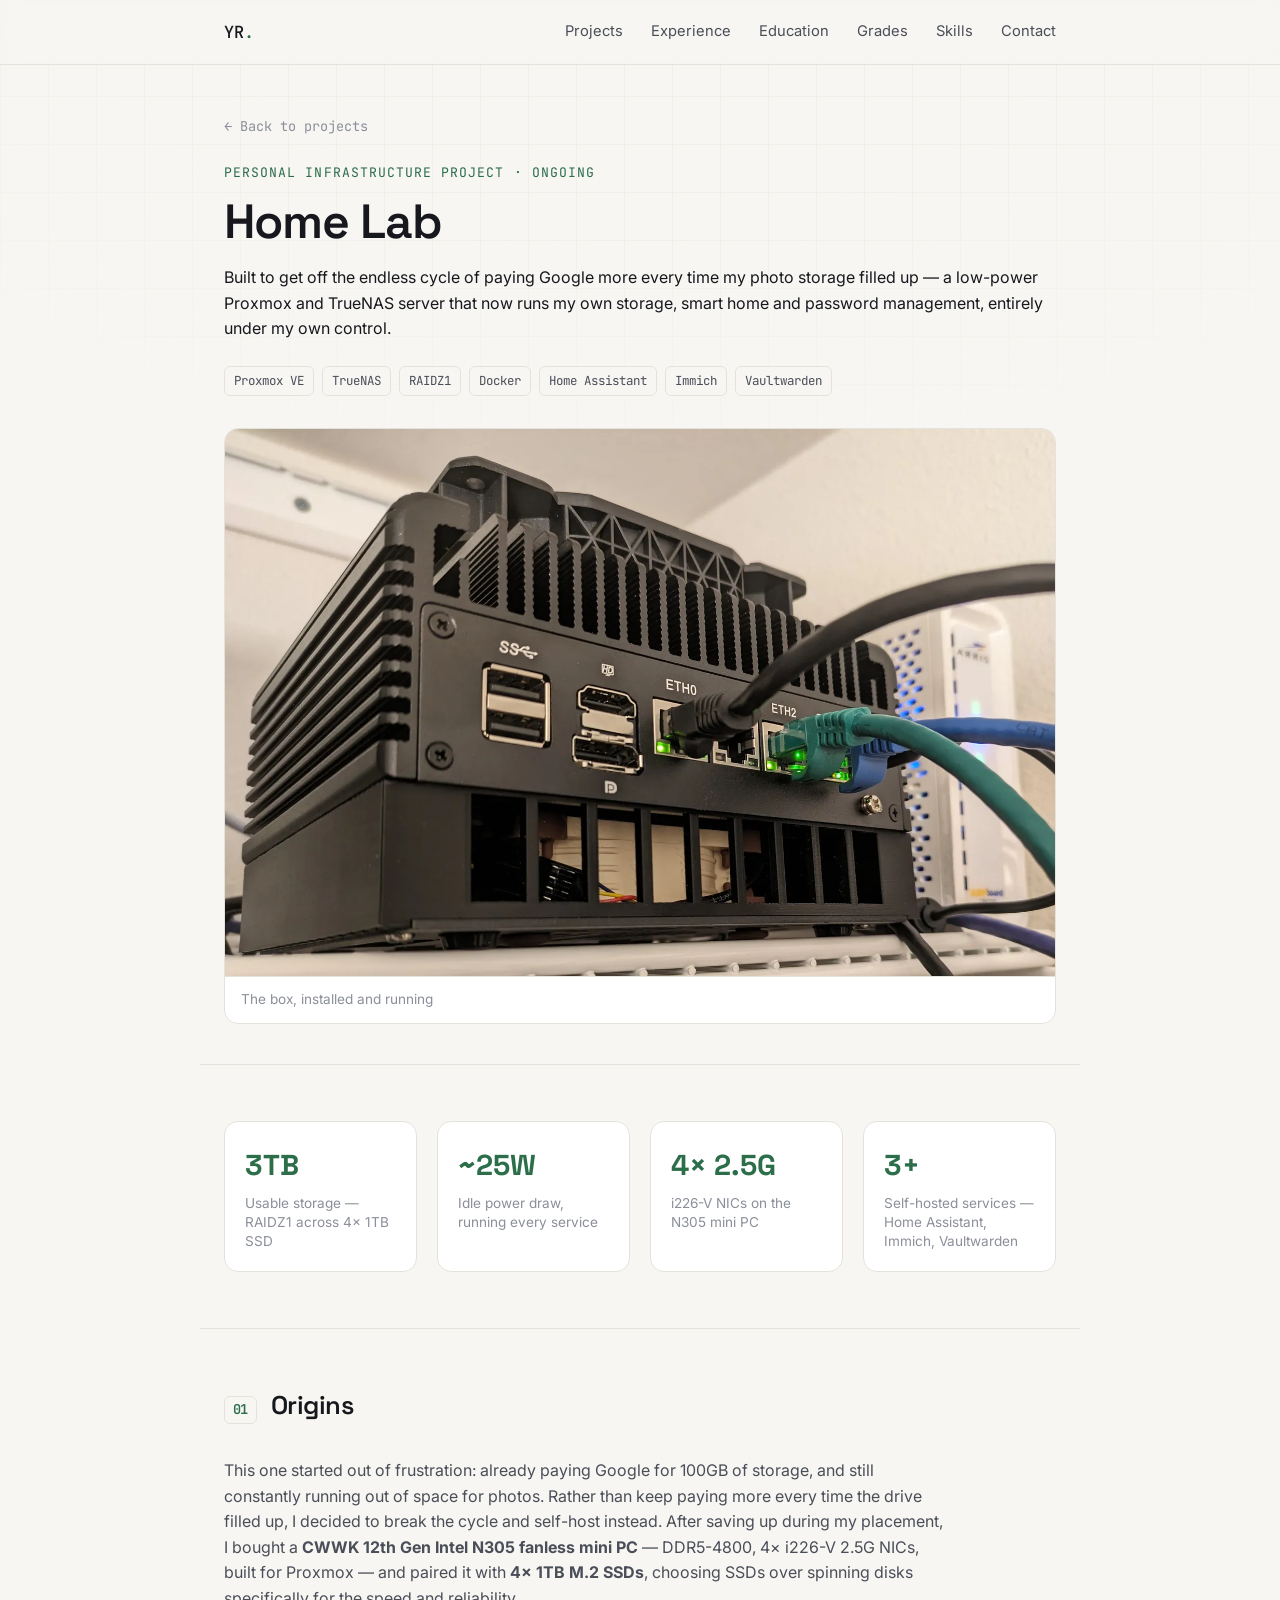
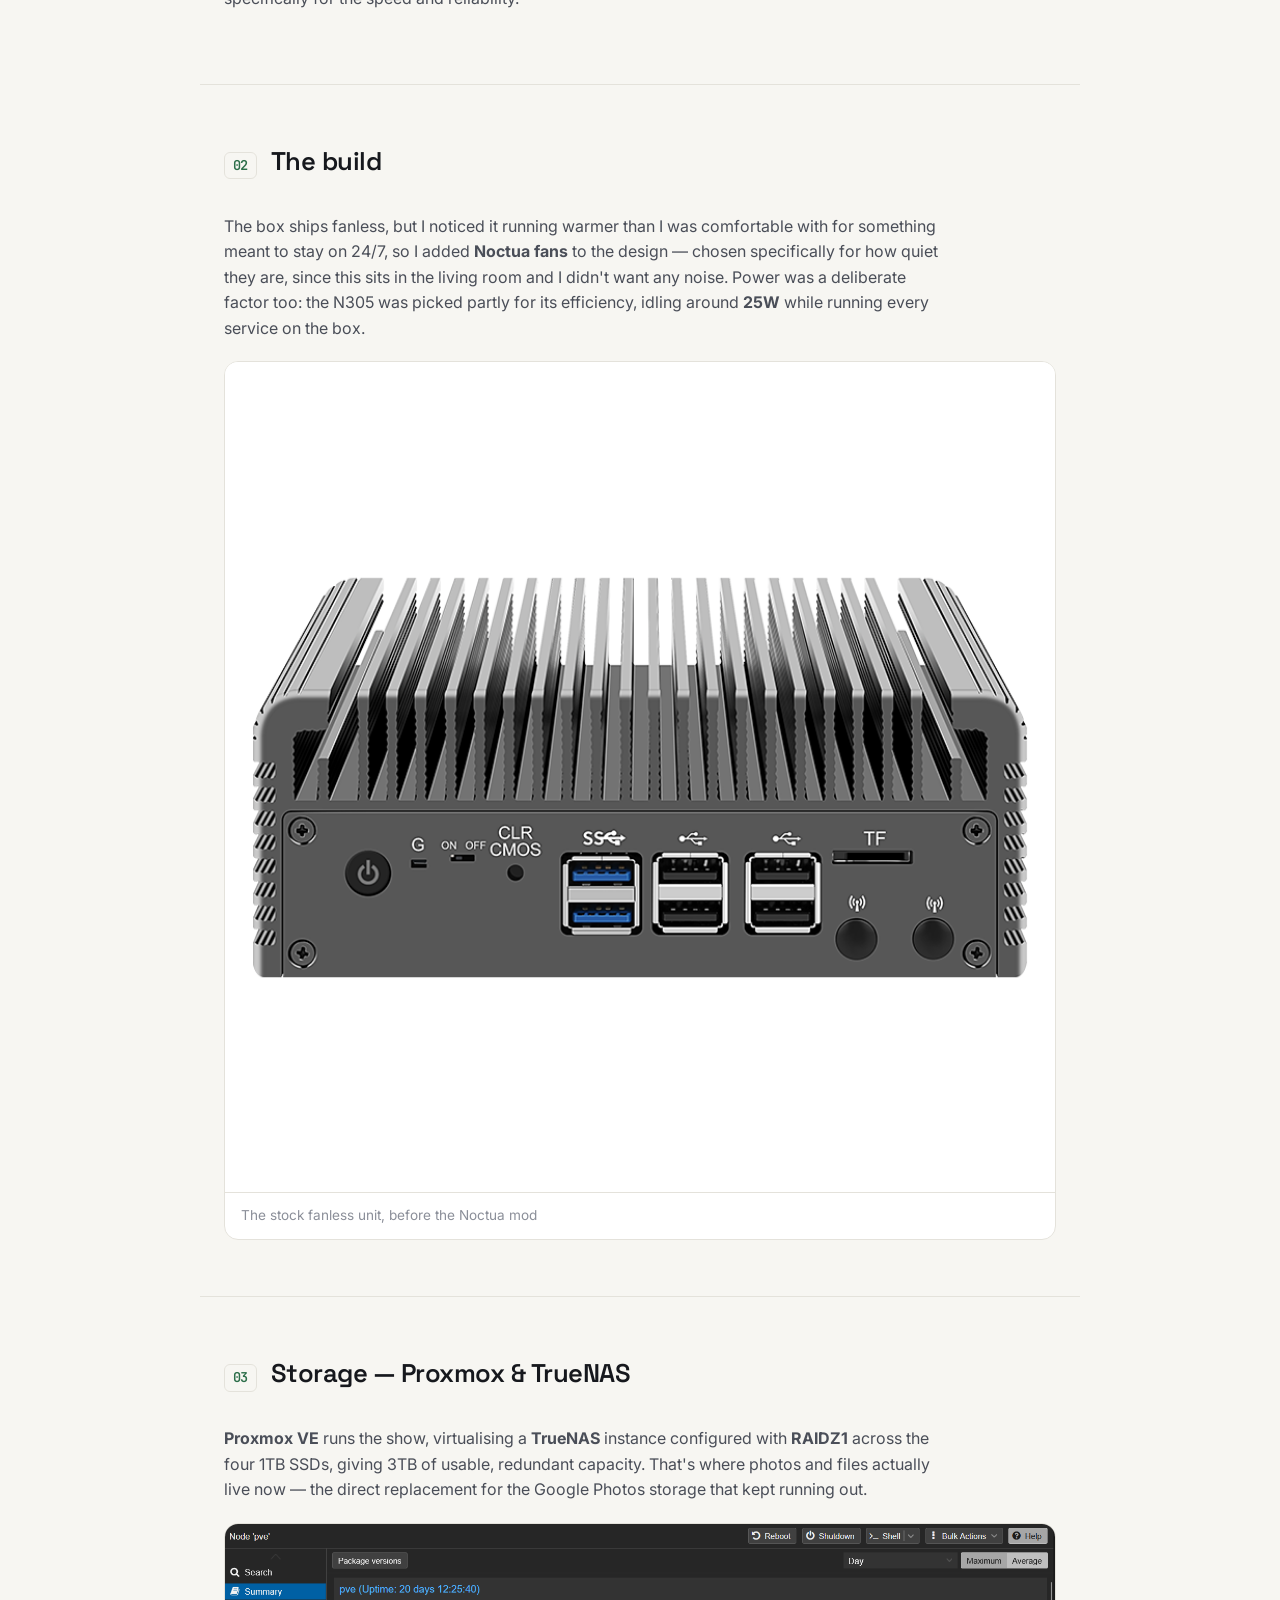
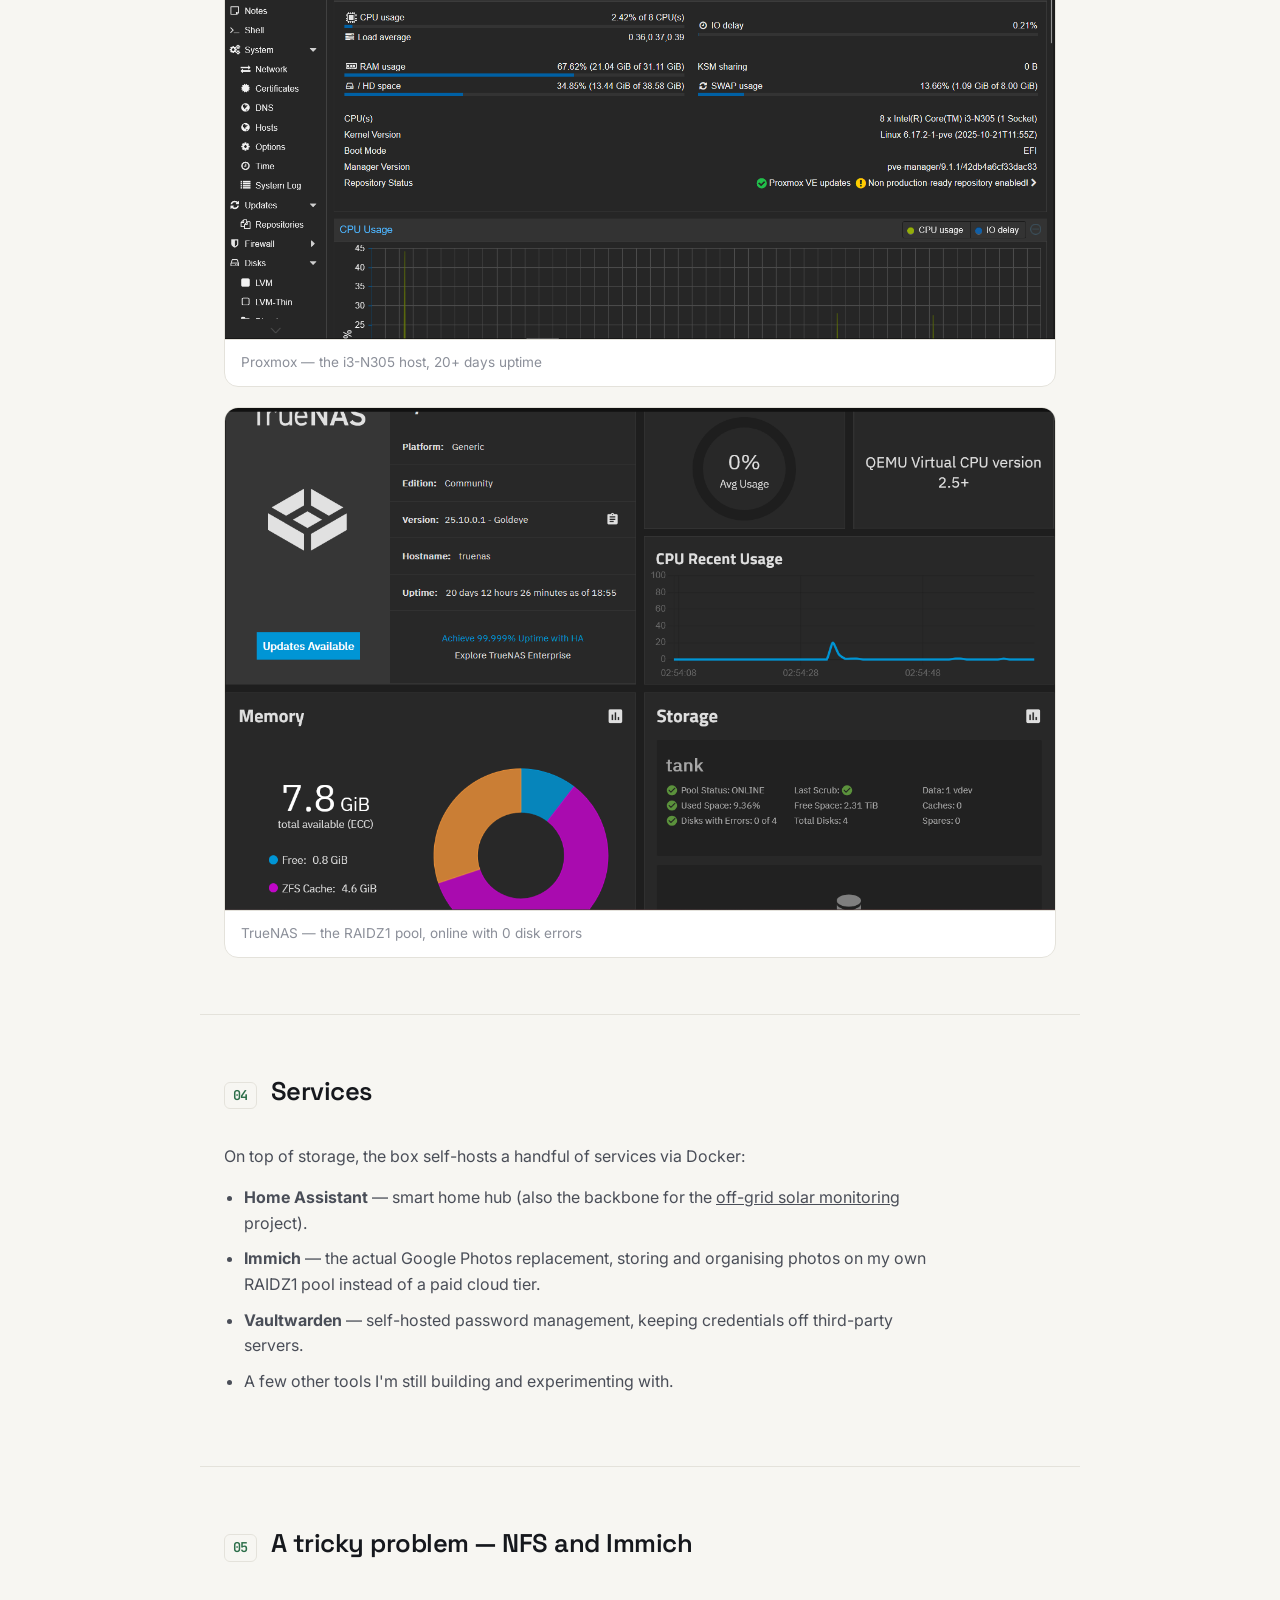
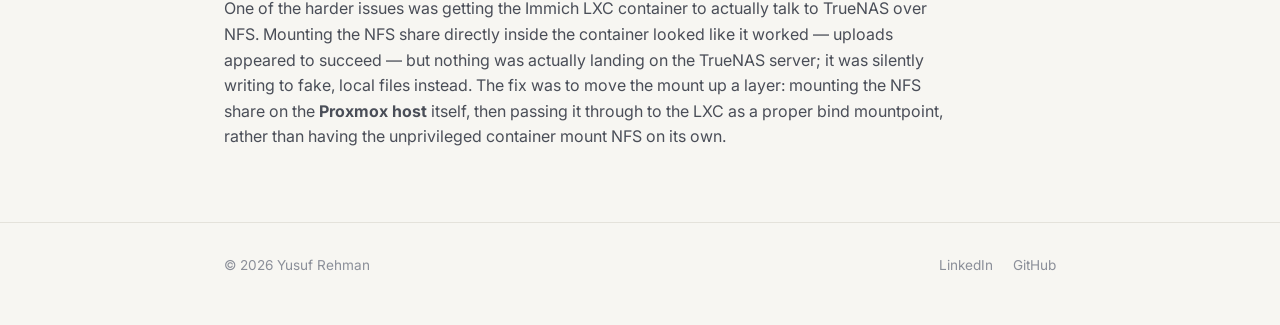
<file: projects/home-lab.html>
<!DOCTYPE html>
<html lang="en">
<head>
<meta charset="UTF-8">
<meta name="viewport" content="width=device-width, initial-scale=1.0">
<title>Home Lab — Yusuf Rehman</title>
<meta name="description" content="A self-hosted infrastructure project — Proxmox, TrueNAS and Docker, built to escape paying for cloud storage that kept running out.">
<meta property="og:type" content="article">
<meta property="og:url" content="https://fury148.github.io/cvweb/projects/home-lab.html">
<meta property="og:title" content="Home Lab — Yusuf Rehman">
<meta property="og:description" content="A self-hosted infrastructure project — Proxmox, TrueNAS and Docker, built to escape paying for cloud storage that kept running out.">
<meta property="og:image" content="https://fury148.github.io/cvweb/projects/images/homelab-installed.webp">
<meta name="twitter:card" content="summary_large_image">
<meta name="twitter:title" content="Home Lab — Yusuf Rehman">
<meta name="twitter:description" content="A self-hosted infrastructure project — Proxmox, TrueNAS and Docker, built to escape paying for cloud storage that kept running out.">
<meta name="twitter:image" content="https://fury148.github.io/cvweb/projects/images/homelab-installed.webp">
<link rel="icon" type="image/svg+xml" href="../favicon.svg">
<link rel="preconnect" href="https://fonts.googleapis.com">
<link rel="preconnect" href="https://fonts.gstatic.com" crossorigin>
<link href="https://fonts.googleapis.com/css2?family=Space+Grotesk:wght@500;600;700&family=Inter:wght@400;500;600;700&family=JetBrains+Mono:wght@400;500&display=swap" rel="stylesheet">
<link rel="stylesheet" href="../style.css">
</head>
<body>

<div class="bg-grid" aria-hidden="true"></div>

<header class="topbar">
  <div class="wrap topbar-inner">
    <a class="brand" href="../index.html#top">YR<span class="dot">.</span></a>
    <nav class="nav" aria-label="Primary">
      <a href="../index.html#projects">Projects</a>
      <a href="../index.html#experience">Experience</a>
      <a href="../index.html#education">Education</a>
      <a href="../grades.html">Grades</a>
      <a href="../index.html#skills">Skills</a>
      <a href="../index.html#contact">Contact</a>
    </nav>
  </div>
</header>

<main>

  <section class="wrap project-hero">
    <a class="back-link" href="../index.html#projects">&larr; Back to projects</a>
    <p class="eyebrow">Personal infrastructure project · Ongoing</p>
    <h1>Home Lab</h1>
    <p class="hero-lede">
      Built to get off the endless cycle of paying Google more every time my photo storage filled
      up — a low-power Proxmox and TrueNAS server that now runs my own storage, smart home and
      password management, entirely under my own control.
    </p>
    <div class="chips">
      <span>Proxmox VE</span><span>TrueNAS</span><span>RAIDZ1</span><span>Docker</span>
      <span>Home Assistant</span><span>Immich</span><span>Vaultwarden</span>
    </div>

    <figure class="photo photo-hero">
      <img src="images/homelab-installed.webp" alt="The CWWK N305 mini PC installed and running, wired into the network" loading="lazy">
      <figcaption>The box, installed and running</figcaption>
    </figure>
  </section>

  <section class="wrap section">
    <div class="stat-row">
      <div class="stat">
        <span class="stat-value">3TB</span>
        <span class="stat-label">Usable storage — RAIDZ1 across 4× 1TB SSD</span>
      </div>
      <div class="stat">
        <span class="stat-value">~25W</span>
        <span class="stat-label">Idle power draw, running every service</span>
      </div>
      <div class="stat">
        <span class="stat-value">4× 2.5G</span>
        <span class="stat-label">i226-V NICs on the N305 mini PC</span>
      </div>
      <div class="stat">
        <span class="stat-value">3+</span>
        <span class="stat-label">Self-hosted services — Home Assistant, Immich, Vaultwarden</span>
      </div>
    </div>
  </section>

  <section class="wrap section story">
    <h2 class="section-title"><span class="idx">01</span> Origins</h2>
    <p>
      This one started out of frustration: already paying Google for 100GB of storage, and still
      constantly running out of space for photos. Rather than keep paying more every time the
      drive filled up, I decided to break the cycle and self-host instead. After saving up during
      my placement, I bought a <strong>CWWK 12th Gen Intel N305 fanless mini PC</strong> —
      DDR5-4800, 4× i226-V 2.5G NICs, built for Proxmox — and paired it with <strong>4× 1TB
      M.2 SSDs</strong>, choosing SSDs over spinning disks specifically for the speed and
      reliability.
    </p>
  </section>

  <section class="wrap section story">
    <h2 class="section-title"><span class="idx">02</span> The build</h2>
    <p>
      The box ships fanless, but I noticed it running warmer than I was comfortable with for
      something meant to stay on 24/7, so I added <strong>Noctua fans</strong> to the design —
      chosen specifically for how quiet they are, since this sits in the living room and I didn't
      want any noise. Power was a deliberate factor too: the N305 was picked partly for its
      efficiency, idling around <strong>25W</strong> while running every service on the box.
    </p>

    <figure class="photo">
      <img src="images/homelab-stock-unit.png" alt="The CWWK N305 mini PC in its stock fanless form" loading="lazy">
      <figcaption>The stock fanless unit, before the Noctua mod</figcaption>
    </figure>
  </section>

  <section class="wrap section story">
    <h2 class="section-title"><span class="idx">03</span> Storage — Proxmox &amp; TrueNAS</h2>
    <p>
      <strong>Proxmox VE</strong> runs the show, virtualising a <strong>TrueNAS</strong> instance
      configured with <strong>RAIDZ1</strong> across the four 1TB SSDs, giving 3TB of usable,
      redundant capacity. That's where photos and files actually live now — the direct
      replacement for the Google Photos storage that kept running out.
    </p>

    <div class="photo-grid photo-grid-stack">
      <figure class="photo">
        <img src="images/homelab-proxmox.png" alt="Proxmox VE dashboard showing CPU, RAM and node summary for the N305 host" loading="lazy">
        <figcaption>Proxmox — the i3-N305 host, 20+ days uptime</figcaption>
      </figure>
      <figure class="photo">
        <img src="images/homelab-truenas.png" alt="TrueNAS dashboard showing the RAIDZ1 pool status and storage usage" loading="lazy">
        <figcaption>TrueNAS — the RAIDZ1 pool, online with 0 disk errors</figcaption>
      </figure>
    </div>
  </section>

  <section class="wrap section story">
    <h2 class="section-title"><span class="idx">04</span> Services</h2>
    <p>
      On top of storage, the box self-hosts a handful of services via Docker:
    </p>
    <ul>
      <li><strong>Home Assistant</strong> — smart home hub (also the backbone for the <a href="off-grid-solar.html">off-grid solar monitoring</a> project).</li>
      <li><strong>Immich</strong> — the actual Google Photos replacement, storing and organising photos on my own RAIDZ1 pool instead of a paid cloud tier.</li>
      <li><strong>Vaultwarden</strong> — self-hosted password management, keeping credentials off third-party servers.</li>
      <li>A few other tools I'm still building and experimenting with.</li>
    </ul>
  </section>

  <section class="wrap section story">
    <h2 class="section-title"><span class="idx">05</span> A tricky problem — NFS and Immich</h2>
    <p>
      One of the harder issues was getting the Immich LXC container to actually talk to TrueNAS
      over NFS. Mounting the NFS share directly inside the container looked like it worked —
      uploads appeared to succeed — but nothing was actually landing on the TrueNAS server; it
      was silently writing to fake, local files instead. The fix was to move the mount up a
      layer: mounting the NFS share on the <strong>Proxmox host</strong> itself, then passing
      it through to the LXC as a proper bind mountpoint, rather than having the unprivileged
      container mount NFS on its own.
    </p>
  </section>

</main>

<footer class="site-footer">
  <div class="wrap footer-inner">
    <span>© <span id="year"></span> Yusuf Rehman</span>
    <div class="footer-links">
      <a href="https://linkedin.com/in/y-rehman" target="_blank" rel="noopener">LinkedIn</a>
      <a href="https://github.com/fury148" target="_blank" rel="noopener">GitHub</a>
    </div>
  </div>
</footer>

<script src="../script.js"></script>
</body>
</html>
</file>
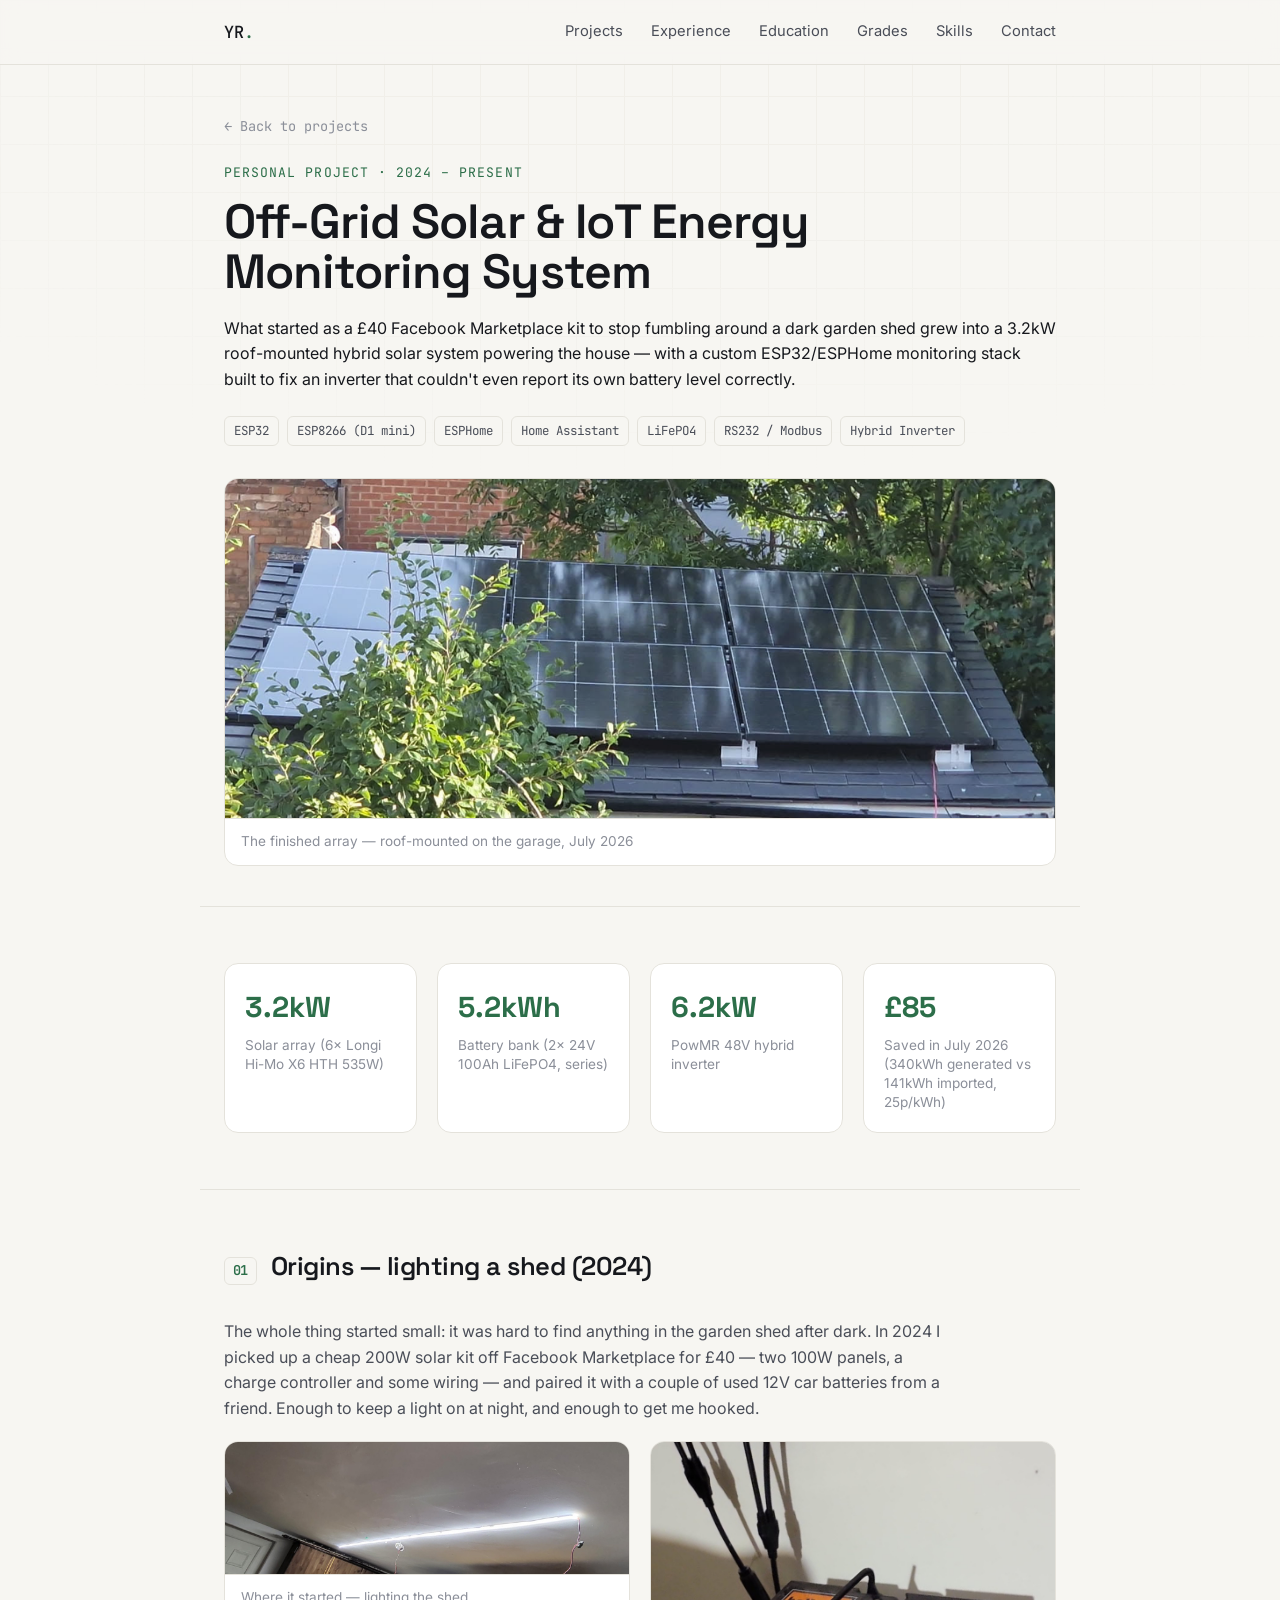
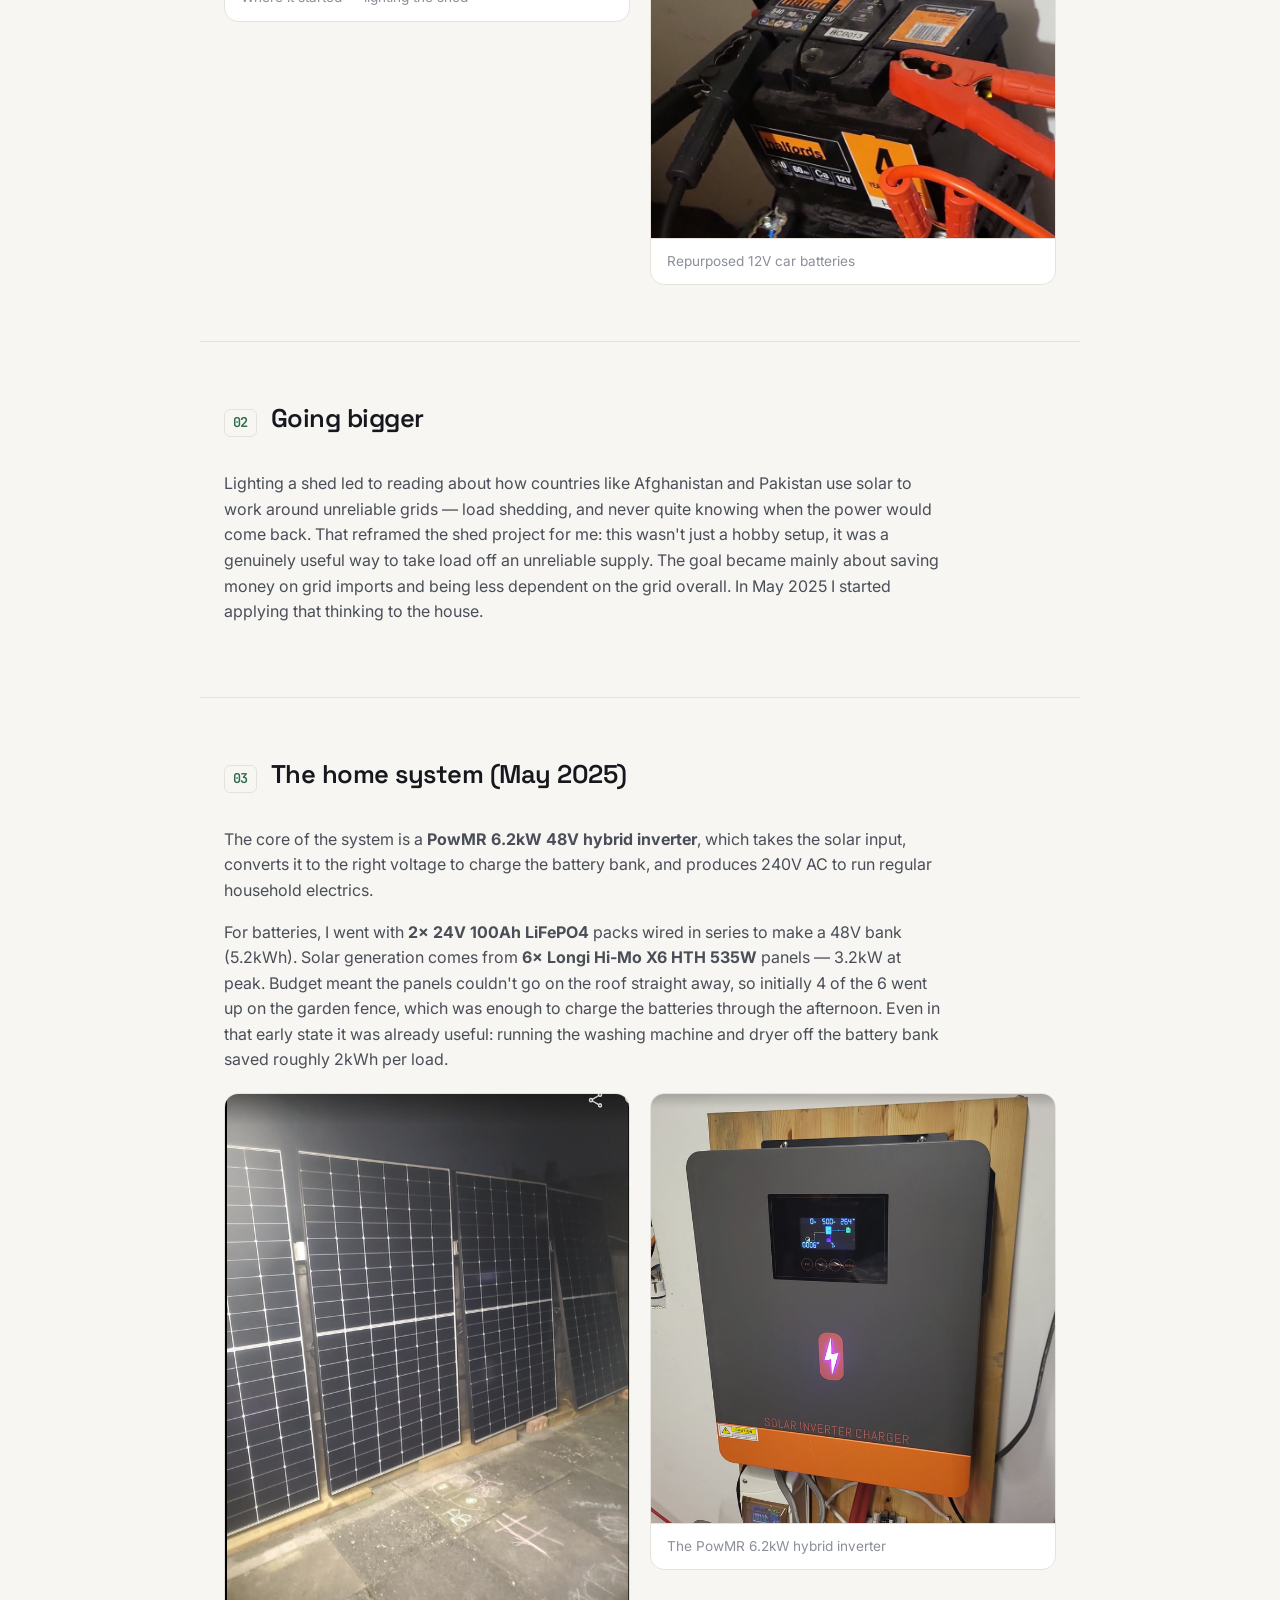
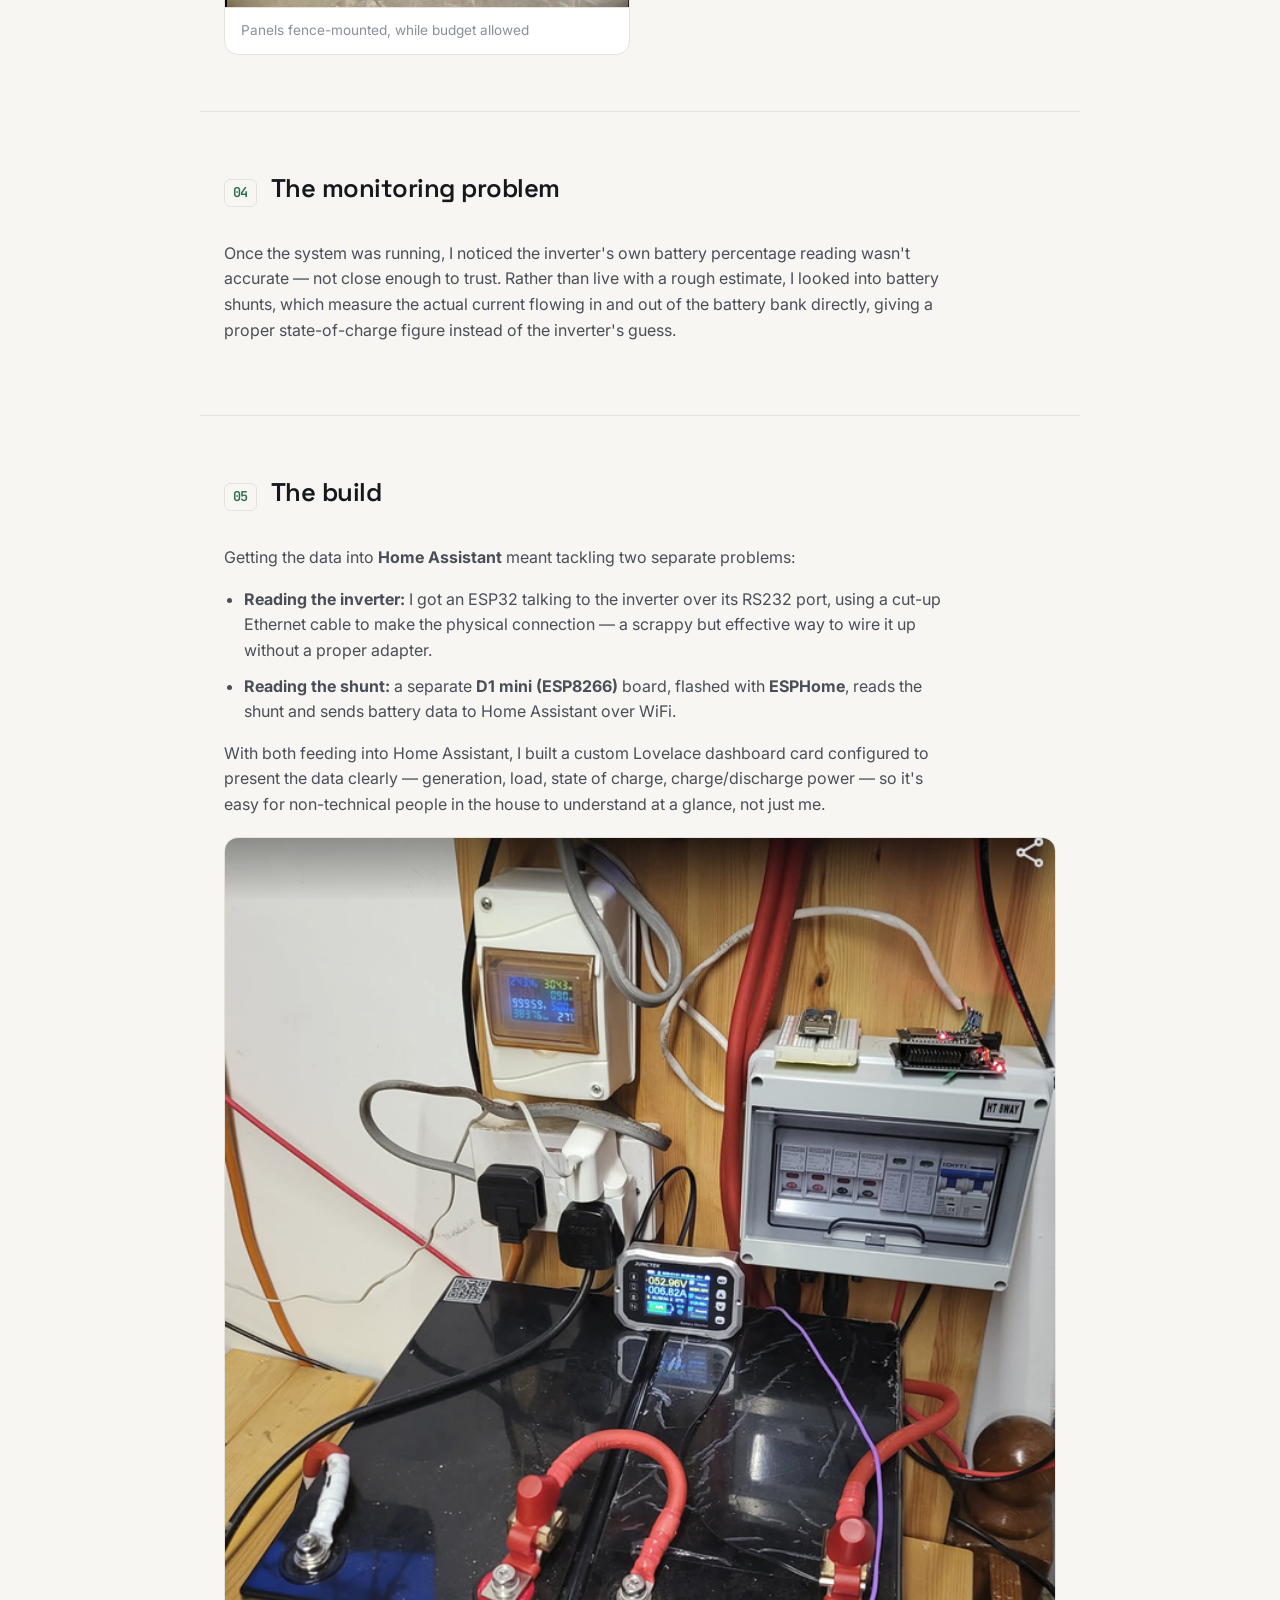
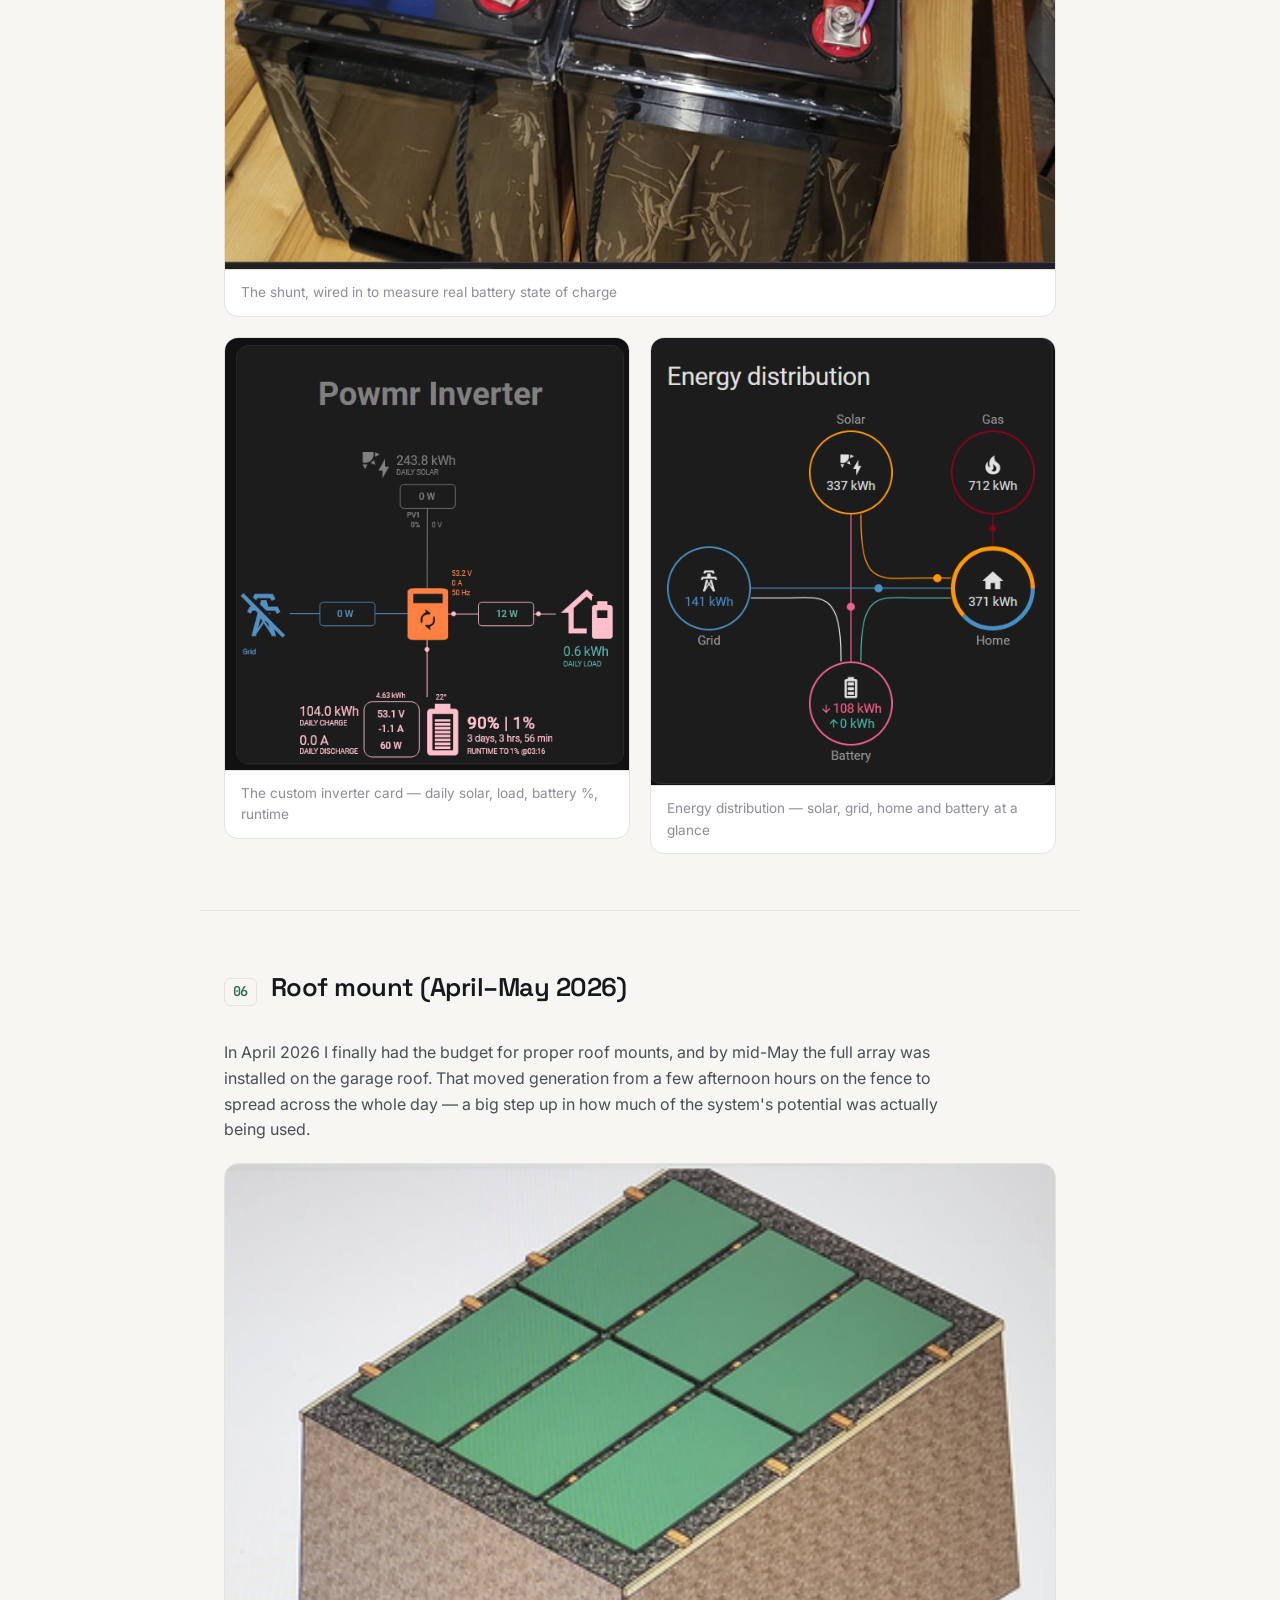
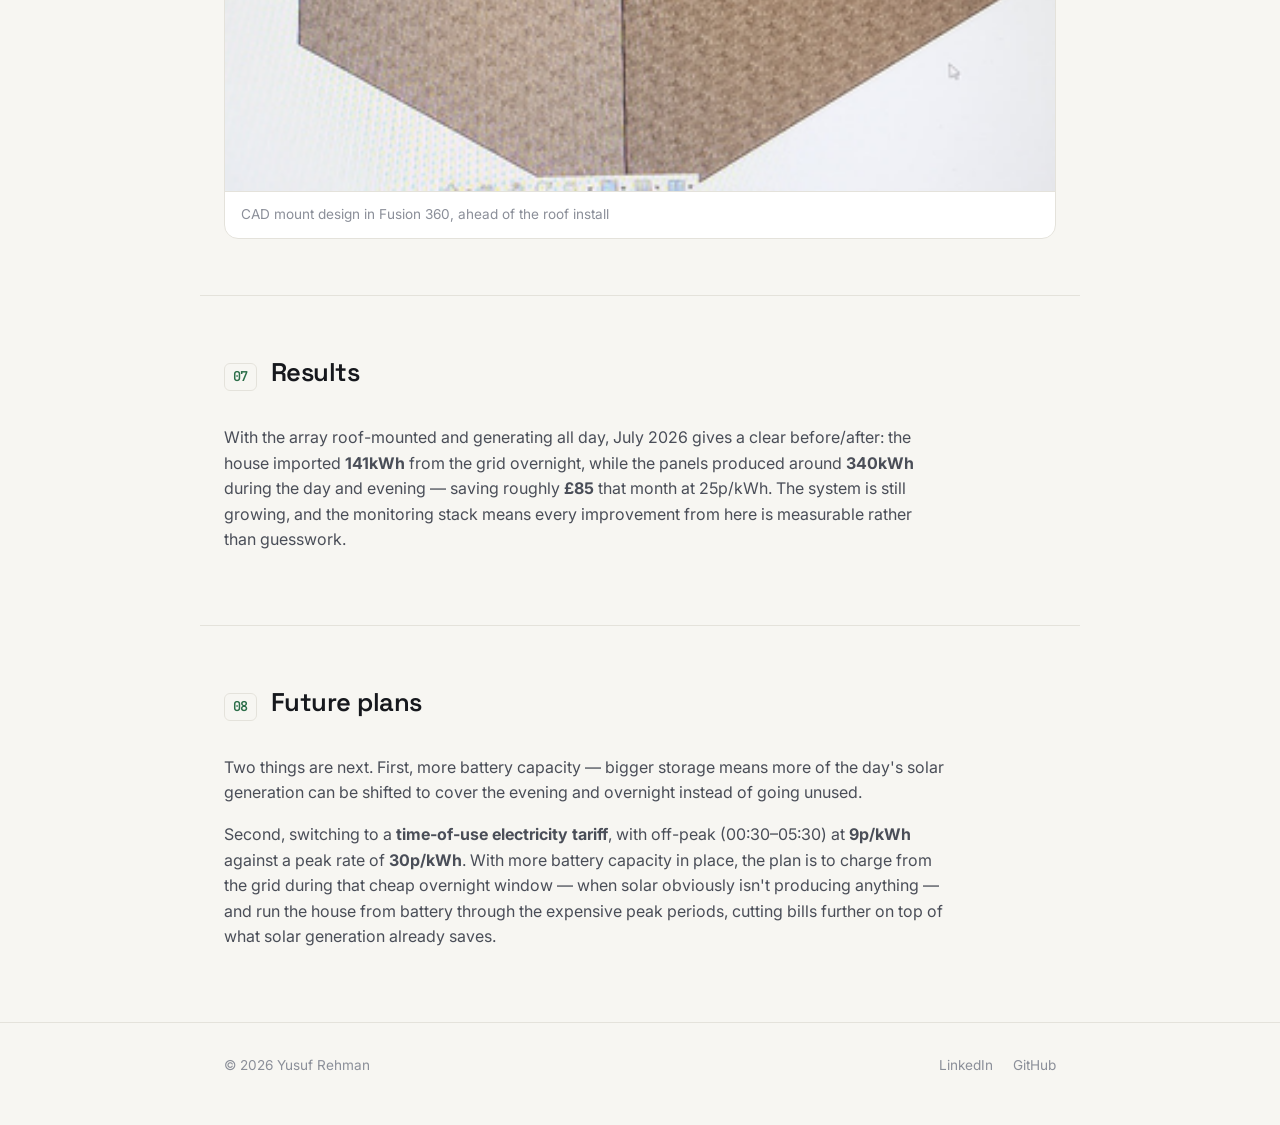
<file: projects/off-grid-solar.html>
<!DOCTYPE html>
<html lang="en">
<head>
<meta charset="UTF-8">
<meta name="viewport" content="width=device-width, initial-scale=1.0">
<title>Off-Grid Solar & IoT Energy Monitoring — Yusuf Rehman</title>
<meta name="description" content="From a £40 shed-lighting kit to a 3.2kW roof-mounted hybrid solar system with custom ESP32/ESPHome monitoring in Home Assistant.">
<meta property="og:type" content="article">
<meta property="og:url" content="https://fury148.github.io/cvweb/projects/off-grid-solar.html">
<meta property="og:title" content="Off-Grid Solar &amp; IoT Energy Monitoring — Yusuf Rehman">
<meta property="og:description" content="From a £40 shed-lighting kit to a 3.2kW roof-mounted hybrid solar system with custom ESP32/ESPHome monitoring in Home Assistant.">
<meta property="og:image" content="https://fury148.github.io/cvweb/projects/images/solar-roof.png">
<meta name="twitter:card" content="summary_large_image">
<meta name="twitter:title" content="Off-Grid Solar &amp; IoT Energy Monitoring — Yusuf Rehman">
<meta name="twitter:description" content="From a £40 shed-lighting kit to a 3.2kW roof-mounted hybrid solar system with custom ESP32/ESPHome monitoring in Home Assistant.">
<meta name="twitter:image" content="https://fury148.github.io/cvweb/projects/images/solar-roof.png">
<link rel="icon" type="image/svg+xml" href="../favicon.svg">
<link rel="preconnect" href="https://fonts.googleapis.com">
<link rel="preconnect" href="https://fonts.gstatic.com" crossorigin>
<link href="https://fonts.googleapis.com/css2?family=Space+Grotesk:wght@500;600;700&family=Inter:wght@400;500;600;700&family=JetBrains+Mono:wght@400;500&display=swap" rel="stylesheet">
<link rel="stylesheet" href="../style.css">
</head>
<body>

<div class="bg-grid" aria-hidden="true"></div>

<header class="topbar">
  <div class="wrap topbar-inner">
    <a class="brand" href="../index.html#top">YR<span class="dot">.</span></a>
    <nav class="nav" aria-label="Primary">
      <a href="../index.html#projects">Projects</a>
      <a href="../index.html#experience">Experience</a>
      <a href="../index.html#education">Education</a>
      <a href="../grades.html">Grades</a>
      <a href="../index.html#skills">Skills</a>
      <a href="../index.html#contact">Contact</a>
    </nav>
  </div>
</header>

<main>

  <section class="wrap project-hero">
    <a class="back-link" href="../index.html#projects">&larr; Back to projects</a>
    <p class="eyebrow">Personal project · 2024 – Present</p>
    <h1>Off-Grid Solar &amp; IoT Energy Monitoring System</h1>
    <p class="hero-lede">
      What started as a £40 Facebook Marketplace kit to stop fumbling around a dark garden shed
      grew into a 3.2kW roof-mounted hybrid solar system powering the house — with a custom
      ESP32/ESPHome monitoring stack built to fix an inverter that couldn't even report its own
      battery level correctly.
    </p>
    <div class="chips">
      <span>ESP32</span><span>ESP8266 (D1 mini)</span><span>ESPHome</span><span>Home Assistant</span>
      <span>LiFePO4</span><span>RS232 / Modbus</span><span>Hybrid Inverter</span>
    </div>

    <figure class="photo photo-hero">
      <img src="images/solar-roof.png" alt="Solar panel array roof-mounted on the garage roof" loading="lazy">
      <figcaption>The finished array — roof-mounted on the garage, July 2026</figcaption>
    </figure>
  </section>

  <section class="wrap section">
    <div class="stat-row">
      <div class="stat">
        <span class="stat-value">3.2kW</span>
        <span class="stat-label">Solar array (6× Longi Hi-Mo X6 HTH 535W)</span>
      </div>
      <div class="stat">
        <span class="stat-value">5.2kWh</span>
        <span class="stat-label">Battery bank (2× 24V 100Ah LiFePO4, series)</span>
      </div>
      <div class="stat">
        <span class="stat-value">6.2kW</span>
        <span class="stat-label">PowMR 48V hybrid inverter</span>
      </div>
      <div class="stat">
        <span class="stat-value">£85</span>
        <span class="stat-label">Saved in July 2026 (340kWh generated vs 141kWh imported, 25p/kWh)</span>
      </div>
    </div>
  </section>

  <section class="wrap section story">
    <h2 class="section-title"><span class="idx">01</span> Origins — lighting a shed (2024)</h2>
    <p>
      The whole thing started small: it was hard to find anything in the garden shed after dark.
      In 2024 I picked up a cheap 200W solar kit off Facebook Marketplace for £40 — two 100W panels,
      a charge controller and some wiring — and paired it with a couple of used 12V car batteries
      from a friend. Enough to keep a light on at night, and enough to get me hooked.
    </p>

    <div class="photo-grid">
      <figure class="photo">
        <img src="images/shed-light.jpeg" alt="The garden shed lit up by the original solar setup" loading="lazy">
        <figcaption>Where it started — lighting the shed</figcaption>
      </figure>
      <figure class="photo">
        <img src="images/12v-battery.jpeg" alt="A used 12V car battery repurposed for the shed solar kit" loading="lazy">
        <figcaption>Repurposed 12V car batteries</figcaption>
      </figure>
    </div>
  </section>

  <section class="wrap section story">
    <h2 class="section-title"><span class="idx">02</span> Going bigger</h2>
    <p>
      Lighting a shed led to reading about how countries like Afghanistan and Pakistan use solar
      to work around unreliable grids — load shedding, and never quite knowing when the power
      would come back. That reframed the shed project for me: this wasn't just a hobby setup,
      it was a genuinely useful way to take load off an unreliable supply. The goal became mainly
      about saving money on grid imports and being less dependent on the grid overall. In May 2025
      I started applying that thinking to the house.
    </p>
  </section>

  <section class="wrap section story">
    <h2 class="section-title"><span class="idx">03</span> The home system (May 2025)</h2>
    <p>
      The core of the system is a <strong>PowMR 6.2kW 48V hybrid inverter</strong>, which takes
      the solar input, converts it to the right voltage to charge the battery bank, and produces
      240V AC to run regular household electrics.
    </p>
    <p>
      For batteries, I went with <strong>2× 24V 100Ah LiFePO4</strong> packs wired in series to
      make a 48V bank (5.2kWh). Solar generation comes from <strong>6× Longi Hi-Mo X6 HTH 535W</strong>
      panels — 3.2kW at peak. Budget meant the panels couldn't go on the roof straight away, so
      initially 4 of the 6 went up on the garden fence, which was enough to charge the batteries
      through the afternoon. Even in that early state it was already useful: running the washing
      machine and dryer off the battery bank saved roughly 2kWh per load.
    </p>

    <div class="photo-grid">
      <figure class="photo">
        <img src="images/solar-wall.png" alt="Solar panels mounted on the garden fence" loading="lazy">
        <figcaption>Panels fence-mounted, while budget allowed</figcaption>
      </figure>
      <figure class="photo">
        <img src="images/powmr-inverter.png" alt="The PowMR 6.2kW hybrid inverter installed" loading="lazy">
        <figcaption>The PowMR 6.2kW hybrid inverter</figcaption>
      </figure>
    </div>
  </section>

  <section class="wrap section story">
    <h2 class="section-title"><span class="idx">04</span> The monitoring problem</h2>
    <p>
      Once the system was running, I noticed the inverter's own battery percentage reading wasn't
      accurate — not close enough to trust. Rather than live with a rough estimate, I looked into
      battery shunts, which measure the actual current flowing in and out of the battery bank
      directly, giving a proper state-of-charge figure instead of the inverter's guess.
    </p>
  </section>

  <section class="wrap section story">
    <h2 class="section-title"><span class="idx">05</span> The build</h2>
    <p>
      Getting the data into <strong>Home Assistant</strong> meant tackling two separate problems:
    </p>
    <ul>
      <li>
        <strong>Reading the inverter:</strong> I got an ESP32 talking to the inverter over its
        RS232 port, using a cut-up Ethernet cable to make the physical connection — a scrappy
        but effective way to wire it up without a proper adapter.
      </li>
      <li>
        <strong>Reading the shunt:</strong> a separate <strong>D1 mini (ESP8266)</strong> board,
        flashed with <strong>ESPHome</strong>, reads the shunt and sends battery data to
        Home Assistant over WiFi.
      </li>
    </ul>
    <p>
      With both feeding into Home Assistant, I built a custom Lovelace dashboard card configured
      to present the data clearly — generation, load, state of charge, charge/discharge power —
      so it's easy for non-technical people in the house to understand at a glance, not just me.
    </p>

    <figure class="photo">
      <img src="images/battery-shunt.png" alt="The battery shunt wired in for accurate state-of-charge monitoring" loading="lazy">
      <figcaption>The shunt, wired in to measure real battery state of charge</figcaption>
    </figure>
    <div class="photo-grid">
      <figure class="photo">
        <img src="images/ha-inverter-dashboard.png" alt="Custom Home Assistant Lovelace card showing live inverter stats" loading="lazy">
        <figcaption>The custom inverter card — daily solar, load, battery %, runtime</figcaption>
      </figure>
      <figure class="photo">
        <img src="images/ha-energy-distribution.png" alt="Home Assistant energy distribution card showing solar, grid, home and battery flow" loading="lazy">
        <figcaption>Energy distribution — solar, grid, home and battery at a glance</figcaption>
      </figure>
    </div>
  </section>

  <section class="wrap section story">
    <h2 class="section-title"><span class="idx">06</span> Roof mount (April–May 2026)</h2>
    <p>
      In April 2026 I finally had the budget for proper roof mounts, and by mid-May the full
      array was installed on the garage roof. That moved generation from a few afternoon hours
      on the fence to spread across the whole day — a big step up in how much of the system's
      potential was actually being used.
    </p>

    <figure class="photo">
      <img src="images/fusion-mount-design.png" alt="Fusion 360 CAD design for the roof mounting brackets" loading="lazy">
      <figcaption>CAD mount design in Fusion 360, ahead of the roof install</figcaption>
    </figure>
  </section>

  <section class="wrap section story">
    <h2 class="section-title"><span class="idx">07</span> Results</h2>
    <p>
      With the array roof-mounted and generating all day, July 2026 gives a clear before/after:
      the house imported <strong>141kWh</strong> from the grid overnight, while the panels
      produced around <strong>340kWh</strong> during the day and evening — saving roughly
      <strong>£85</strong> that month at 25p/kWh. The system is still growing, and the monitoring
      stack means every improvement from here is measurable rather than guesswork.
    </p>
  </section>

  <section class="wrap section story">
    <h2 class="section-title"><span class="idx">08</span> Future plans</h2>
    <p>
      Two things are next. First, more battery capacity — bigger storage means more of the day's
      solar generation can be shifted to cover the evening and overnight instead of going unused.
    </p>
    <p>
      Second, switching to a <strong>time-of-use electricity tariff</strong>, with off-peak
      (00:30&ndash;05:30) at <strong>9p/kWh</strong> against a peak rate of <strong>30p/kWh</strong>.
      With more battery capacity in place, the plan is to charge from the grid during that cheap
      overnight window — when solar obviously isn't producing anything — and run the house from
      battery through the expensive peak periods, cutting bills further on top of what solar
      generation already saves.
    </p>
  </section>

</main>

<footer class="site-footer">
  <div class="wrap footer-inner">
    <span>© <span id="year"></span> Yusuf Rehman</span>
    <div class="footer-links">
      <a href="https://linkedin.com/in/y-rehman" target="_blank" rel="noopener">LinkedIn</a>
      <a href="https://github.com/fury148" target="_blank" rel="noopener">GitHub</a>
    </div>
  </div>
</footer>

<script src="../script.js"></script>
</body>
</html>
</file>
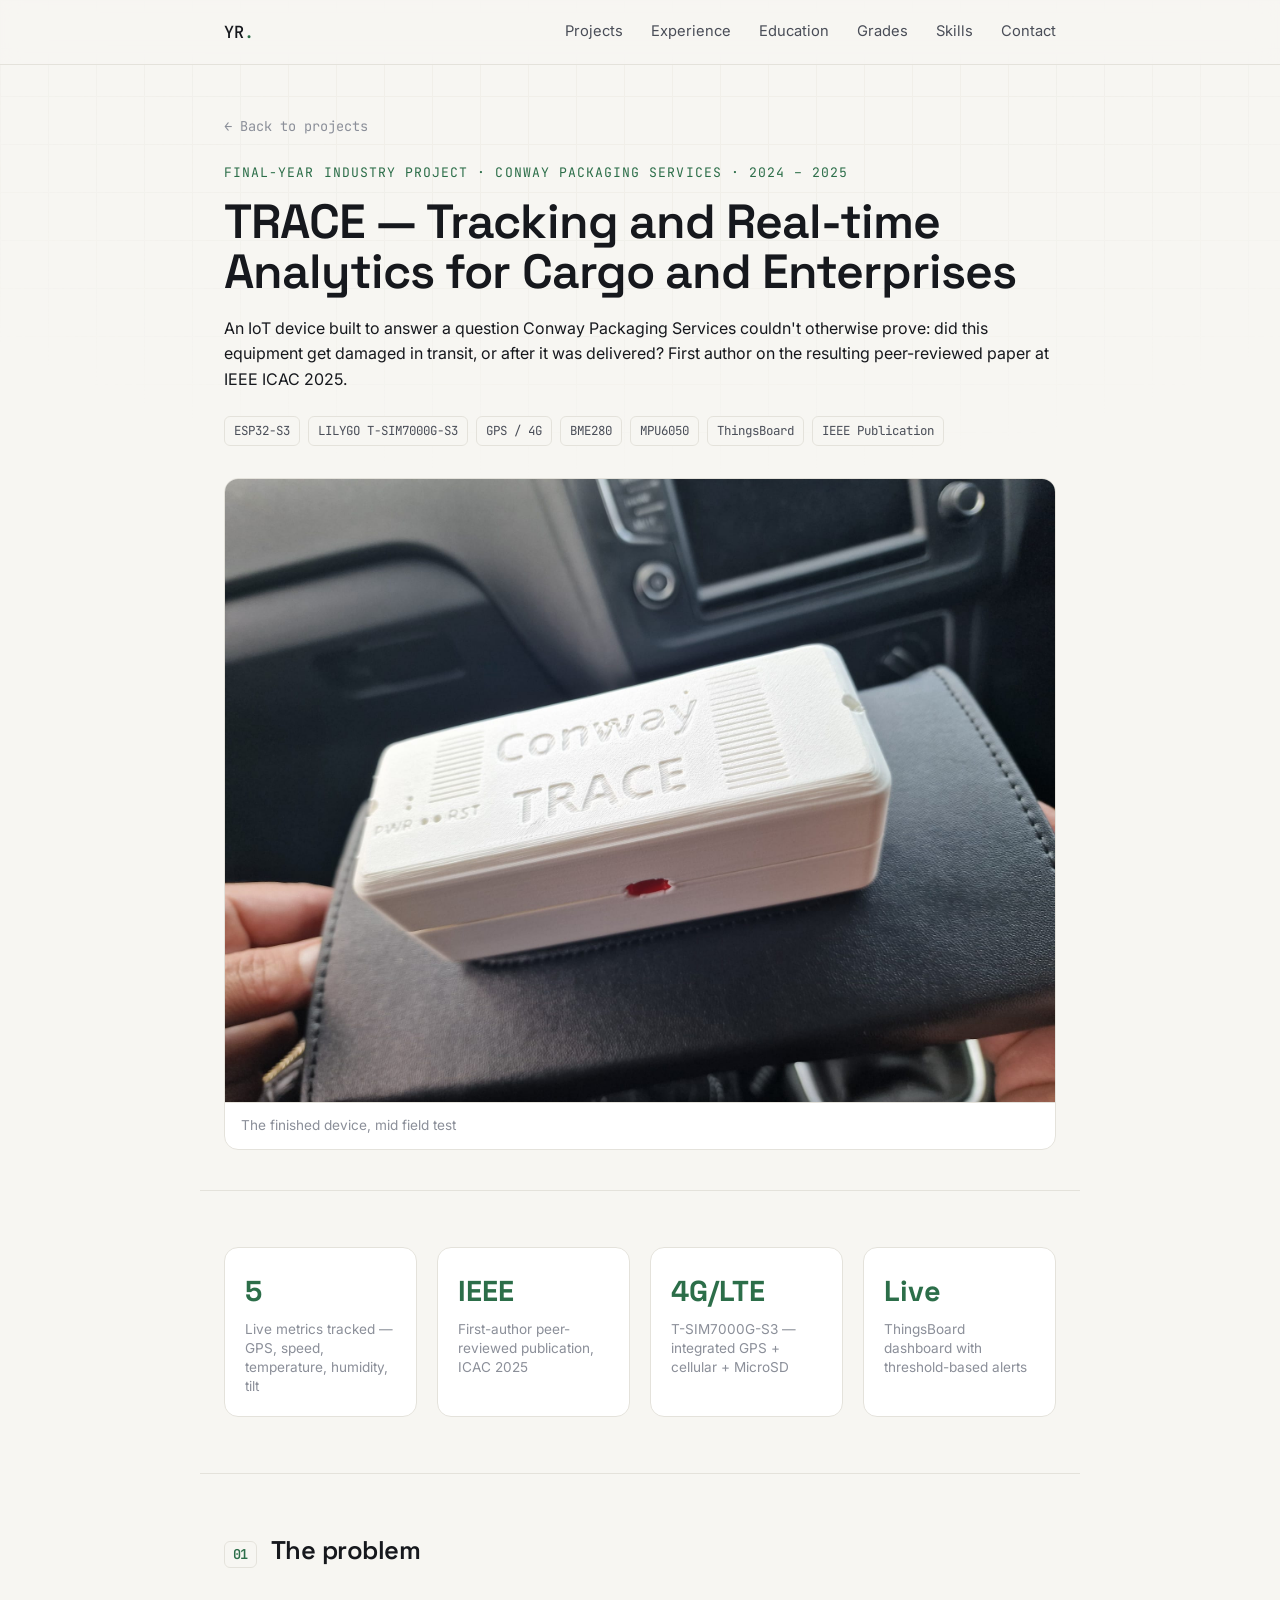
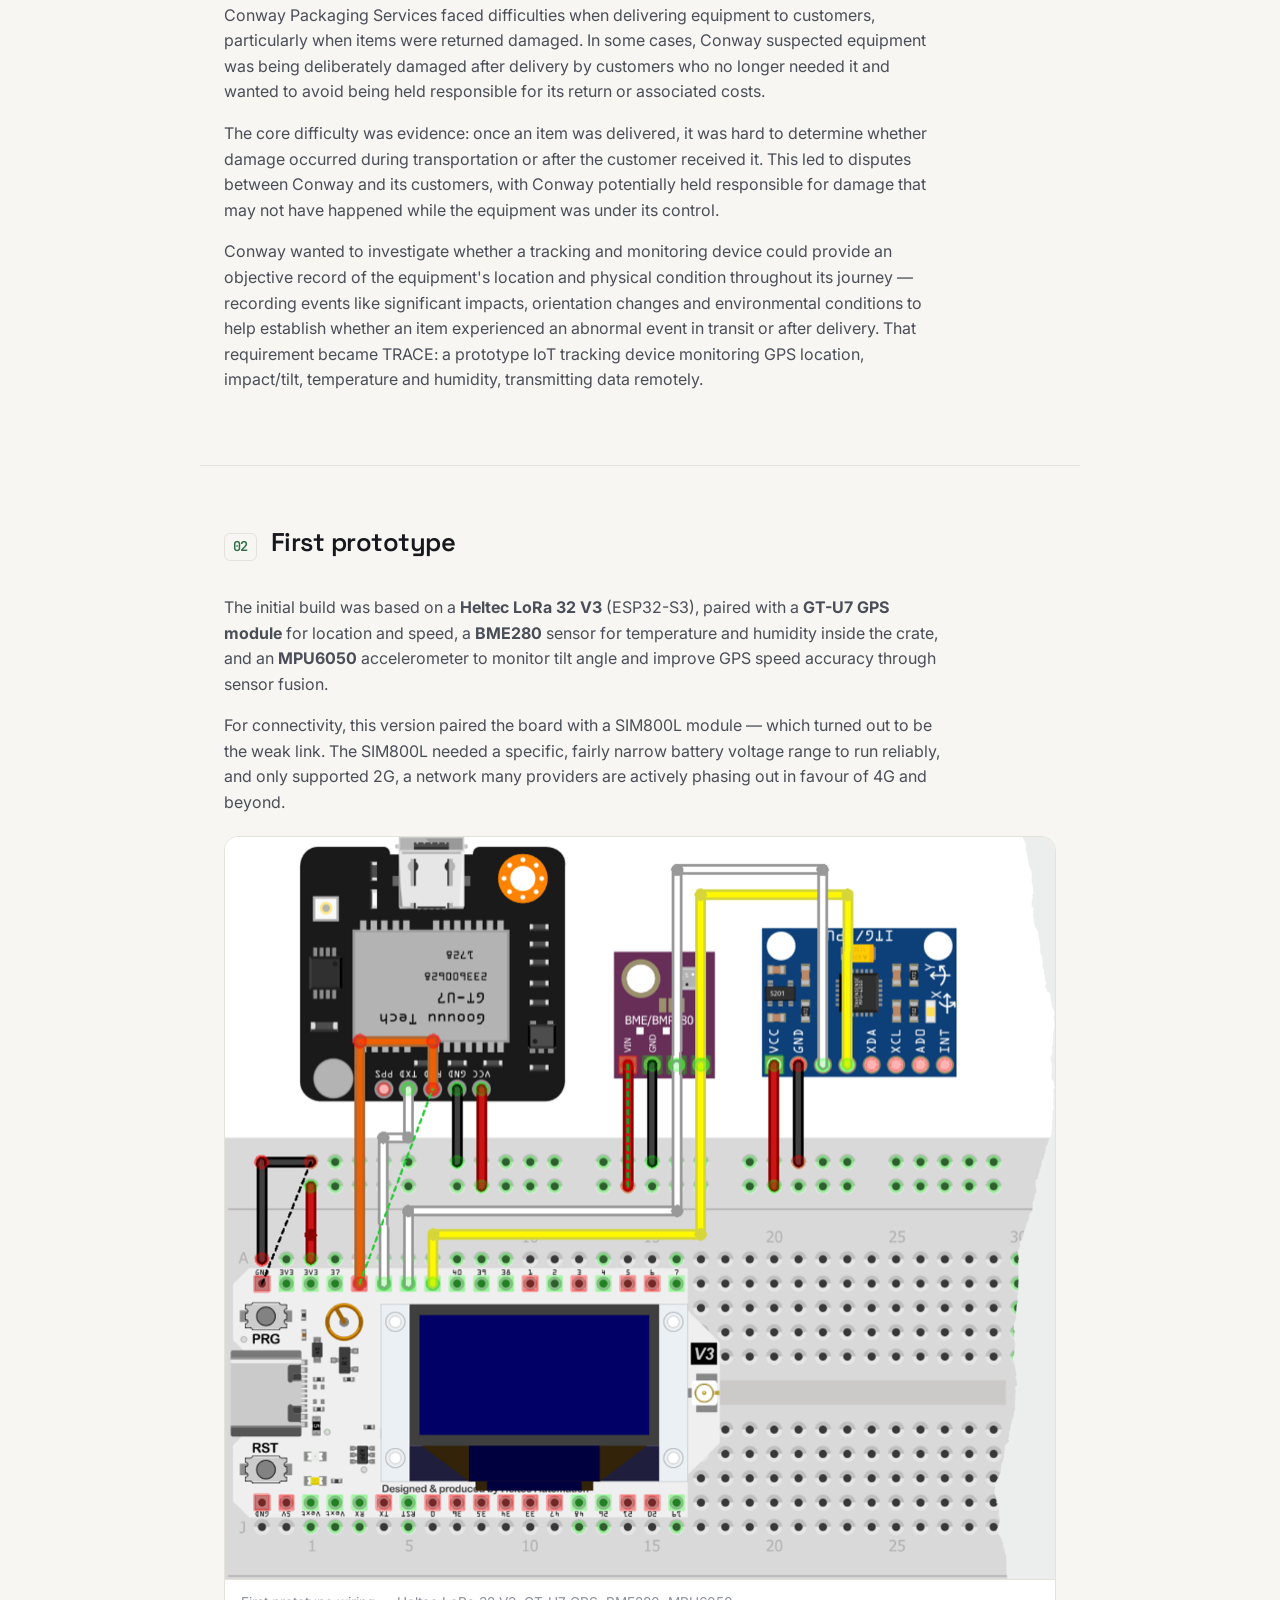
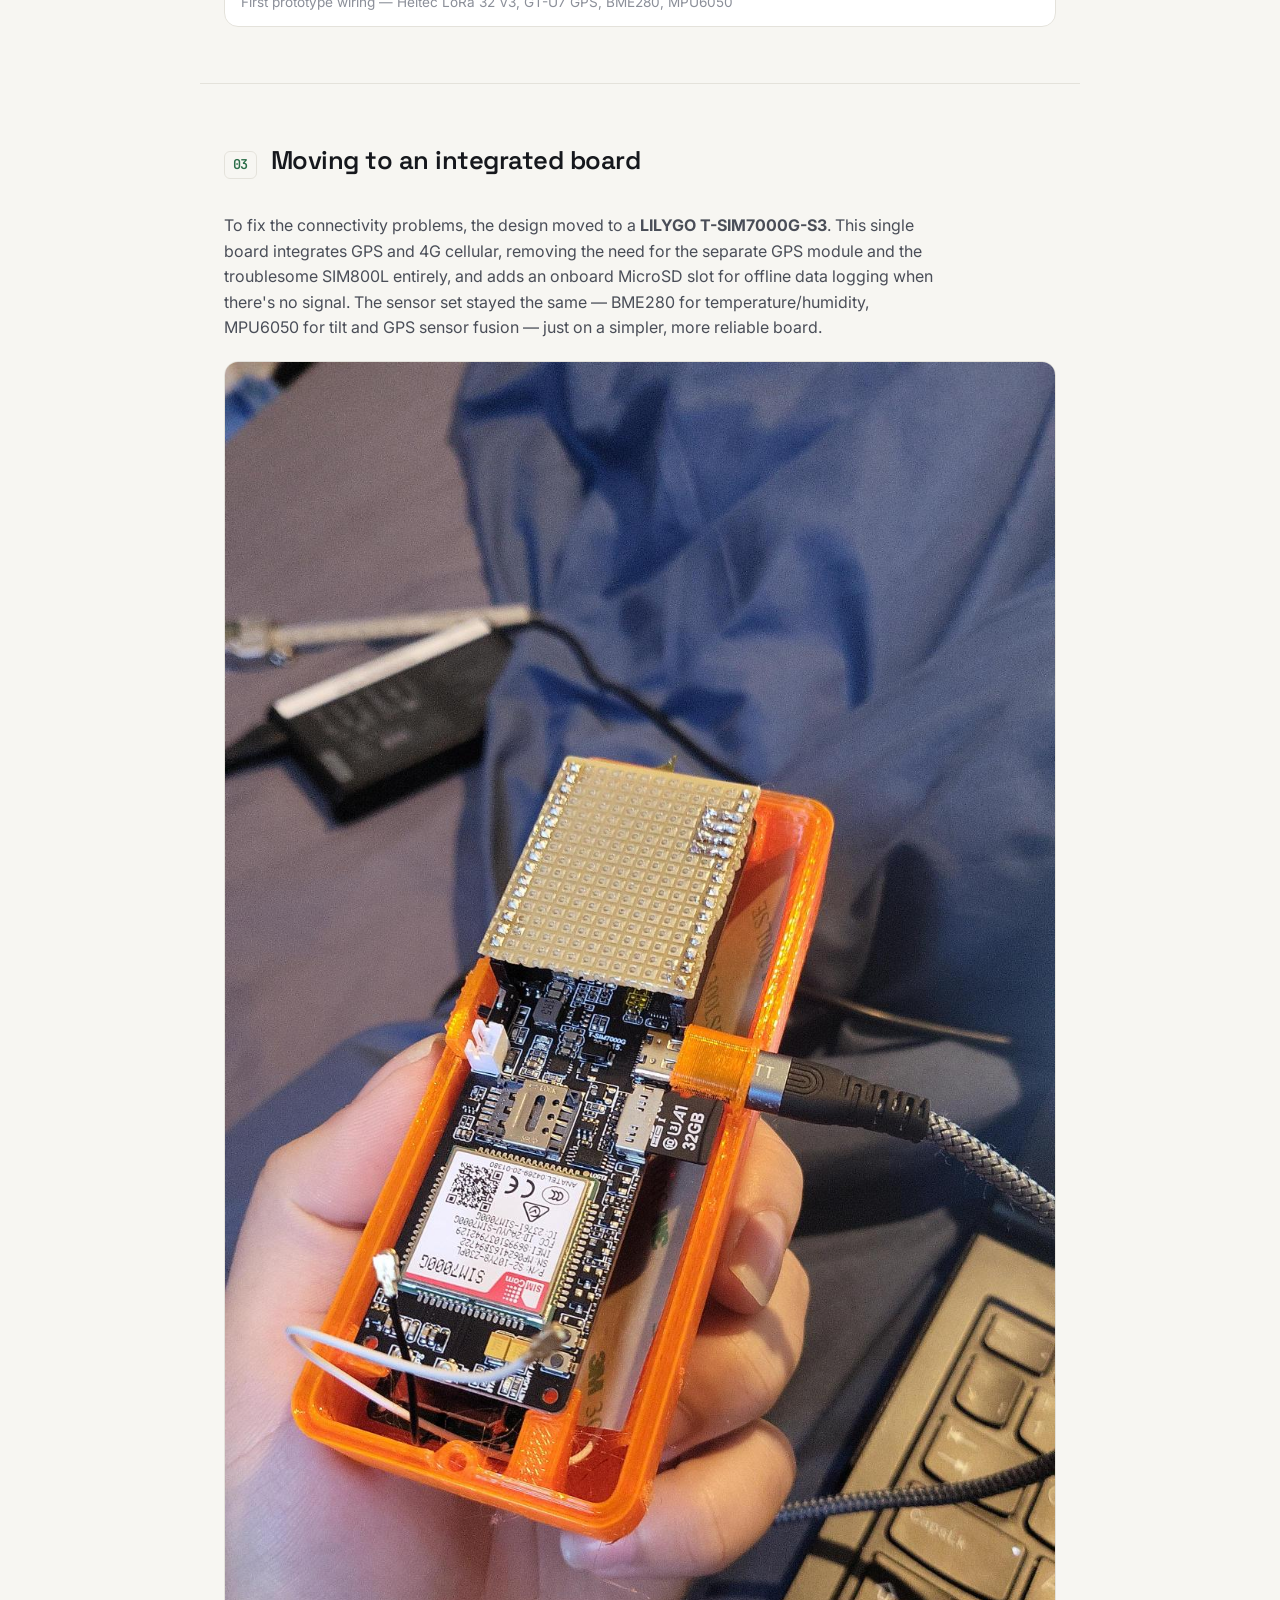
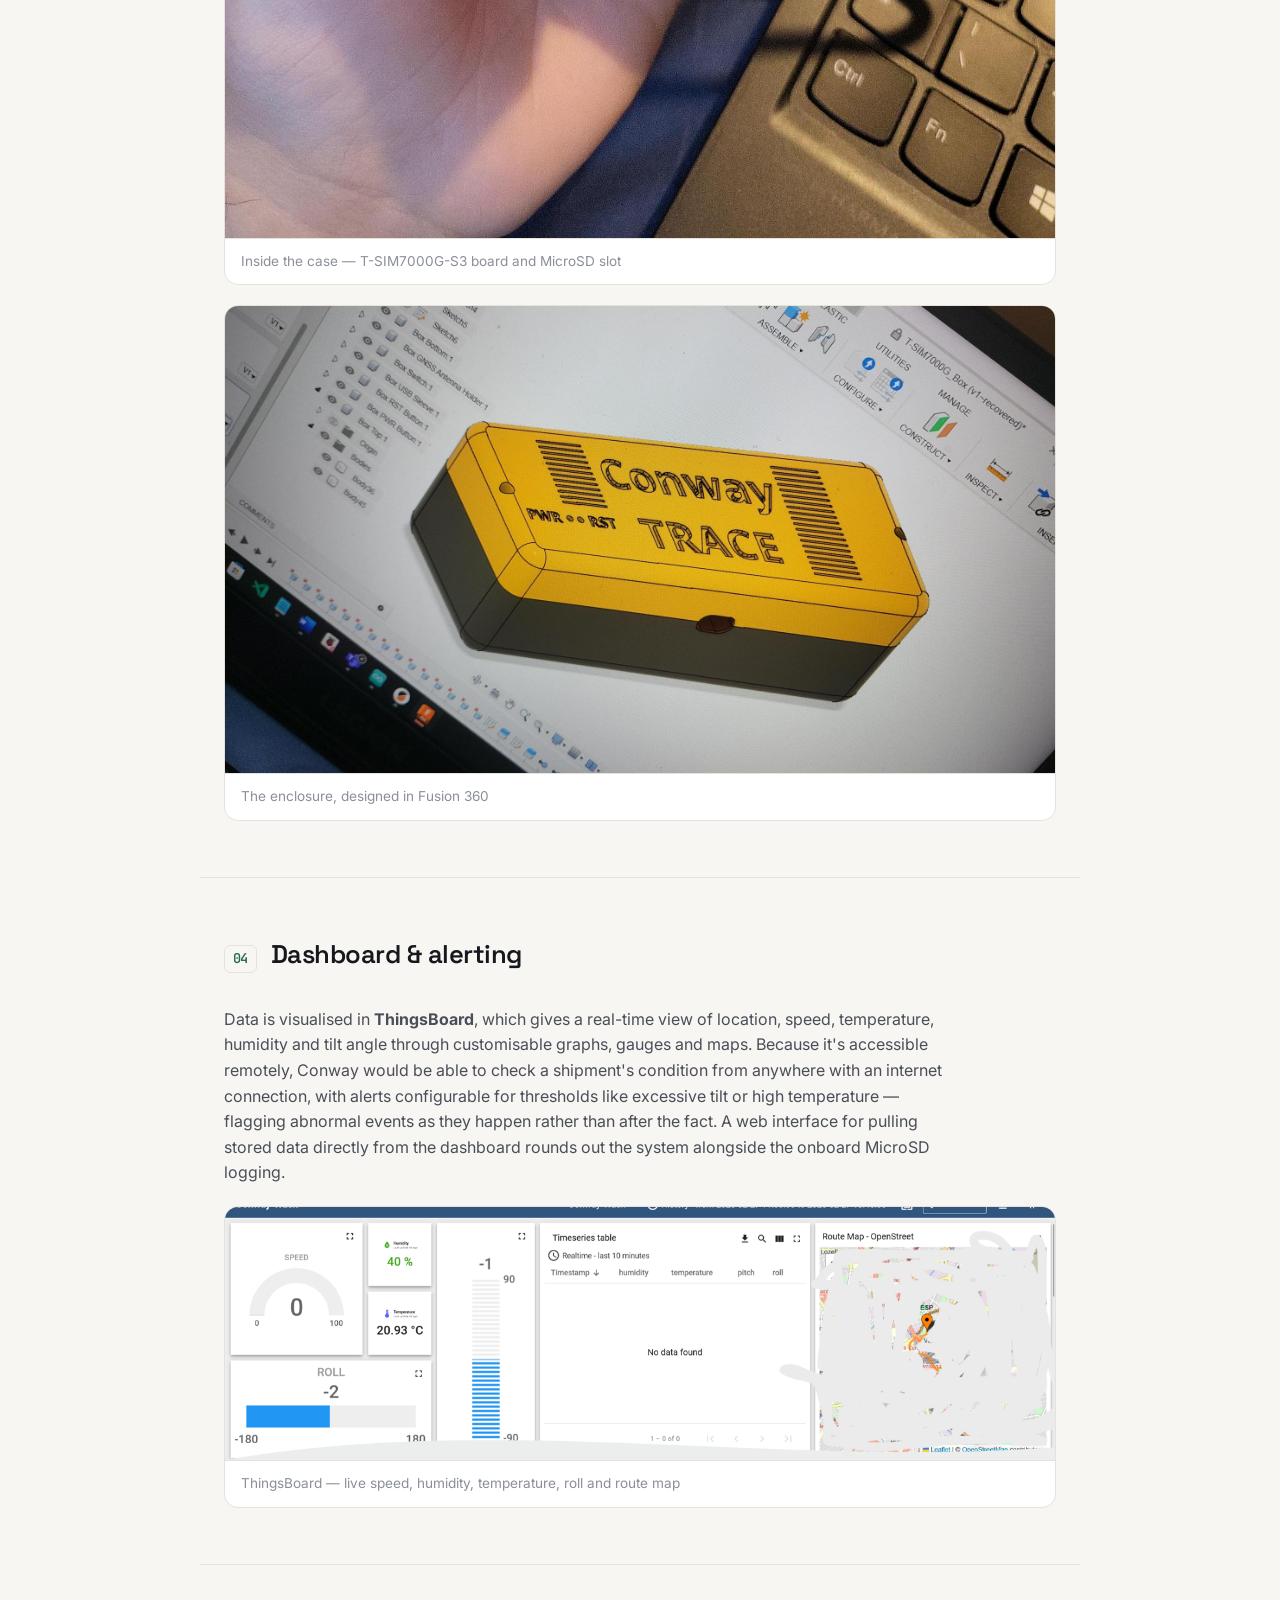
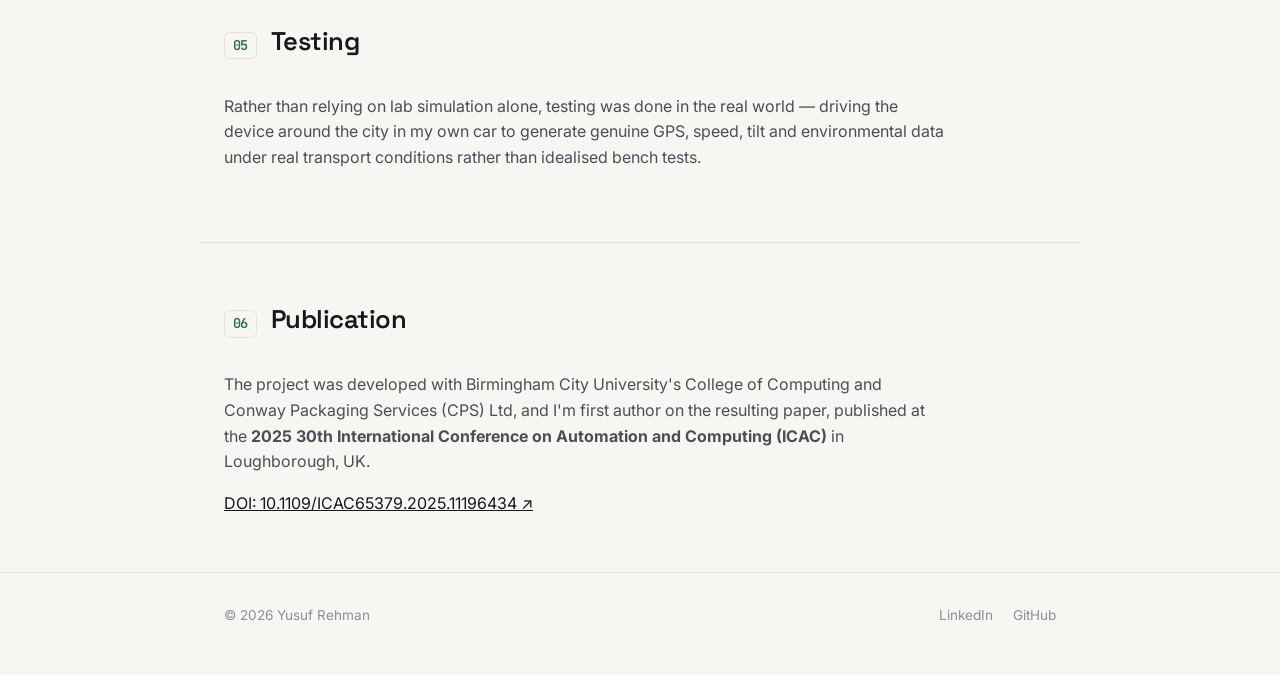
<file: projects/trace.html>
<!DOCTYPE html>
<html lang="en">
<head>
<meta charset="UTF-8">
<meta name="viewport" content="width=device-width, initial-scale=1.0">
<title>TRACE — Cargo Tracking IoT Device — Yusuf Rehman</title>
<meta name="description" content="TRACE: an IoT tracking device built with Conway Packaging Services to prove where and when damage happens in transit — first-author IEEE publication.">
<meta property="og:type" content="article">
<meta property="og:url" content="https://fury148.github.io/cvweb/projects/trace.html">
<meta property="og:title" content="TRACE — Cargo Tracking IoT Device — Yusuf Rehman">
<meta property="og:description" content="TRACE: an IoT tracking device built with Conway Packaging Services to prove where and when damage happens in transit — first-author IEEE publication.">
<meta property="og:image" content="https://fury148.github.io/cvweb/projects/images/trace-final-case.jpg">
<meta name="twitter:card" content="summary_large_image">
<meta name="twitter:title" content="TRACE — Cargo Tracking IoT Device — Yusuf Rehman">
<meta name="twitter:description" content="TRACE: an IoT tracking device built with Conway Packaging Services to prove where and when damage happens in transit — first-author IEEE publication.">
<meta name="twitter:image" content="https://fury148.github.io/cvweb/projects/images/trace-final-case.jpg">
<link rel="icon" type="image/svg+xml" href="../favicon.svg">
<link rel="preconnect" href="https://fonts.googleapis.com">
<link rel="preconnect" href="https://fonts.gstatic.com" crossorigin>
<link href="https://fonts.googleapis.com/css2?family=Space+Grotesk:wght@500;600;700&family=Inter:wght@400;500;600;700&family=JetBrains+Mono:wght@400;500&display=swap" rel="stylesheet">
<link rel="stylesheet" href="../style.css">
</head>
<body>

<div class="bg-grid" aria-hidden="true"></div>

<header class="topbar">
  <div class="wrap topbar-inner">
    <a class="brand" href="../index.html#top">YR<span class="dot">.</span></a>
    <nav class="nav" aria-label="Primary">
      <a href="../index.html#projects">Projects</a>
      <a href="../index.html#experience">Experience</a>
      <a href="../index.html#education">Education</a>
      <a href="../grades.html">Grades</a>
      <a href="../index.html#skills">Skills</a>
      <a href="../index.html#contact">Contact</a>
    </nav>
  </div>
</header>

<main>

  <section class="wrap project-hero">
    <a class="back-link" href="../index.html#projects">&larr; Back to projects</a>
    <p class="eyebrow">Final-year industry project · Conway Packaging Services · 2024 – 2025</p>
    <h1>TRACE — Tracking and Real-time Analytics for Cargo and Enterprises</h1>
    <p class="hero-lede">
      An IoT device built to answer a question Conway Packaging Services couldn't otherwise
      prove: did this equipment get damaged in transit, or after it was delivered? First author
      on the resulting peer-reviewed paper at IEEE ICAC 2025.
    </p>
    <div class="chips">
      <span>ESP32-S3</span><span>LILYGO T-SIM7000G-S3</span><span>GPS / 4G</span>
      <span>BME280</span><span>MPU6050</span><span>ThingsBoard</span><span>IEEE Publication</span>
    </div>

    <figure class="photo photo-hero">
      <img src="images/trace-final-case.jpg" alt="The finished Conway TRACE device, in a car during field testing" loading="lazy">
      <figcaption>The finished device, mid field test</figcaption>
    </figure>
  </section>

  <section class="wrap section">
    <div class="stat-row">
      <div class="stat">
        <span class="stat-value">5</span>
        <span class="stat-label">Live metrics tracked — GPS, speed, temperature, humidity, tilt</span>
      </div>
      <div class="stat">
        <span class="stat-value">IEEE</span>
        <span class="stat-label">First-author peer-reviewed publication, ICAC 2025</span>
      </div>
      <div class="stat">
        <span class="stat-value">4G/LTE</span>
        <span class="stat-label">T-SIM7000G-S3 — integrated GPS + cellular + MicroSD</span>
      </div>
      <div class="stat">
        <span class="stat-value">Live</span>
        <span class="stat-label">ThingsBoard dashboard with threshold-based alerts</span>
      </div>
    </div>
  </section>

  <section class="wrap section story">
    <h2 class="section-title"><span class="idx">01</span> The problem</h2>
    <p>
      Conway Packaging Services faced difficulties when delivering equipment to customers,
      particularly when items were returned damaged. In some cases, Conway suspected equipment
      was being deliberately damaged after delivery by customers who no longer needed it and
      wanted to avoid being held responsible for its return or associated costs.
    </p>
    <p>
      The core difficulty was evidence: once an item was delivered, it was hard to determine
      whether damage occurred during transportation or after the customer received it. This led
      to disputes between Conway and its customers, with Conway potentially held responsible for
      damage that may not have happened while the equipment was under its control.
    </p>
    <p>
      Conway wanted to investigate whether a tracking and monitoring device could provide an
      objective record of the equipment's location and physical condition throughout its journey
      — recording events like significant impacts, orientation changes and environmental
      conditions to help establish whether an item experienced an abnormal event in transit or
      after delivery. That requirement became TRACE: a prototype IoT tracking device monitoring
      GPS location, impact/tilt, temperature and humidity, transmitting data remotely.
    </p>
  </section>

  <section class="wrap section story">
    <h2 class="section-title"><span class="idx">02</span> First prototype</h2>
    <p>
      The initial build was based on a <strong>Heltec LoRa 32 V3</strong> (ESP32-S3), paired
      with a <strong>GT-U7 GPS module</strong> for location and speed, a <strong>BME280</strong>
      sensor for temperature and humidity inside the crate, and an <strong>MPU6050</strong>
      accelerometer to monitor tilt angle and improve GPS speed accuracy through sensor fusion.
    </p>
    <p>
      For connectivity, this version paired the board with a SIM800L module — which turned out
      to be the weak link. The SIM800L needed a specific, fairly narrow battery voltage range to
      run reliably, and only supported 2G, a network many providers are actively phasing out in
      favour of 4G and beyond.
    </p>

    <figure class="photo">
      <img src="images/trace-prototype-fritzing.png" alt="Fritzing wiring diagram of the first prototype — Heltec LoRa 32 V3, GT-U7 GPS, BME280, MPU6050" loading="lazy">
      <figcaption>First prototype wiring — Heltec LoRa 32 V3, GT-U7 GPS, BME280, MPU6050</figcaption>
    </figure>
  </section>

  <section class="wrap section story">
    <h2 class="section-title"><span class="idx">03</span> Moving to an integrated board</h2>
    <p>
      To fix the connectivity problems, the design moved to a <strong>LILYGO T-SIM7000G-S3</strong>.
      This single board integrates GPS and 4G cellular, removing the need for the separate GPS
      module and the troublesome SIM800L entirely, and adds an onboard MicroSD slot for
      offline data logging when there's no signal. The sensor set stayed the same — BME280 for
      temperature/humidity, MPU6050 for tilt and GPS sensor fusion — just on a simpler, more
      reliable board.
    </p>

    <div class="photo-grid photo-grid-stack">
      <figure class="photo">
        <img src="images/trace-inside-case.jpg" alt="Inside the 3D-printed case, showing the T-SIM7000G-S3 board and MicroSD card" loading="lazy">
        <figcaption>Inside the case — T-SIM7000G-S3 board and MicroSD slot</figcaption>
      </figure>
      <figure class="photo">
        <img src="images/trace-cad-design.jpg" alt="Fusion 360 CAD design of the Conway TRACE enclosure" loading="lazy">
        <figcaption>The enclosure, designed in Fusion 360</figcaption>
      </figure>
    </div>
  </section>

  <section class="wrap section story">
    <h2 class="section-title"><span class="idx">04</span> Dashboard &amp; alerting</h2>
    <p>
      Data is visualised in <strong>ThingsBoard</strong>, which gives a real-time view of
      location, speed, temperature, humidity and tilt angle through customisable graphs, gauges
      and maps. Because it's accessible remotely, Conway would be able to check a shipment's
      condition from anywhere with an internet connection, with alerts configurable for
      thresholds like excessive tilt or high temperature — flagging abnormal events as they
      happen rather than after the fact. A web interface for pulling stored data directly from
      the dashboard rounds out the system alongside the onboard MicroSD logging.
    </p>

    <figure class="photo">
      <img src="images/trace-thingsboard.png" alt="ThingsBoard dashboard showing speed, humidity, temperature, roll and a live route map" loading="lazy">
      <figcaption>ThingsBoard — live speed, humidity, temperature, roll and route map</figcaption>
    </figure>
  </section>

  <section class="wrap section story">
    <h2 class="section-title"><span class="idx">05</span> Testing</h2>
    <p>
      Rather than relying on lab simulation alone, testing was done in the real world — driving
      the device around the city in my own car to generate genuine GPS, speed, tilt and
      environmental data under real transport conditions rather than idealised bench tests.
    </p>
  </section>

  <section class="wrap section story">
    <h2 class="section-title"><span class="idx">06</span> Publication</h2>
    <p>
      The project was developed with Birmingham City University's College of Computing and
      Conway Packaging Services (CPS) Ltd, and I'm first author on the resulting paper, published
      at the <strong>2025 30th International Conference on Automation and Computing (ICAC)</strong>
      in Loughborough, UK.
    </p>
    <a class="doi" href="https://doi.org/10.1109/ICAC65379.2025.11196434" target="_blank" rel="noopener">
      DOI: 10.1109/ICAC65379.2025.11196434 &#8599;
    </a>
  </section>

</main>

<footer class="site-footer">
  <div class="wrap footer-inner">
    <span>© <span id="year"></span> Yusuf Rehman</span>
    <div class="footer-links">
      <a href="https://linkedin.com/in/y-rehman" target="_blank" rel="noopener">LinkedIn</a>
      <a href="https://github.com/fury148" target="_blank" rel="noopener">GitHub</a>
    </div>
  </div>
</footer>

<script src="../script.js"></script>
</body>
</html>
</file>
<file: style.css>
:root {
  --bg: #f7f6f2;
  --surface: #ffffff;
  --ink: #16181d;
  --ink-soft: #4a4e58;
  --ink-faint: #8b8f99;
  --line: #e4e2db;
  --accent: #2c6e49;
  --accent-ink: #0f2f1d;
  --accent-soft: #e4efe6;
  --mono: 'JetBrains Mono', ui-monospace, monospace;
  --sans: 'Inter', system-ui, sans-serif;
  --display: 'Space Grotesk', var(--sans);
  --radius: 14px;
  --max: 880px;
}

@media (prefers-color-scheme: dark) {
  :root {
    --bg: #0e0f12;
    --surface: #16181d;
    --ink: #eef0f2;
    --ink-soft: #b3b7c1;
    --ink-faint: #797f8c;
    --line: #262930;
    --accent: #58c98a;
    --accent-ink: #d6f5e3;
    --accent-soft: #17271e;
  }
}

* { box-sizing: border-box; }
html { scroll-behavior: smooth; }

body {
  margin: 0;
  background: var(--bg);
  color: var(--ink);
  font-family: var(--sans);
  line-height: 1.6;
  -webkit-font-smoothing: antialiased;
}

.bg-grid {
  position: fixed;
  inset: 0;
  z-index: -1;
  background-image:
    linear-gradient(var(--line) 1px, transparent 1px),
    linear-gradient(90deg, var(--line) 1px, transparent 1px);
  background-size: 48px 48px;
  opacity: 0.35;
  mask-image: radial-gradient(ellipse 80% 60% at 50% 0%, black 40%, transparent 90%);
}

.wrap {
  max-width: var(--max);
  margin: 0 auto;
  padding: 0 24px;
}

h1, h2, h3 {
  font-family: var(--display);
  font-weight: 600;
  letter-spacing: -0.02em;
  margin: 0;
}

a { color: inherit; }

/* Topbar */
.topbar {
  position: sticky;
  top: 0;
  z-index: 50;
  background: color-mix(in srgb, var(--bg) 82%, transparent);
  backdrop-filter: blur(10px);
  border-bottom: 1px solid var(--line);
}
.topbar-inner {
  display: flex;
  align-items: center;
  justify-content: space-between;
  height: 64px;
  gap: 16px;
}
.brand {
  font-family: var(--mono);
  font-weight: 500;
  font-size: 1.05rem;
  text-decoration: none;
  color: var(--ink);
}
.brand .dot { color: var(--accent); }
.nav {
  display: flex;
  gap: 28px;
  font-size: 0.92rem;
}
.nav a {
  text-decoration: none;
  color: var(--ink-soft);
  transition: color .15s ease;
}
.nav a:hover { color: var(--ink); }

/* Buttons */
.btn {
  display: inline-flex;
  align-items: center;
  gap: 6px;
  padding: 10px 18px;
  border-radius: 999px;
  font-size: 0.92rem;
  font-weight: 600;
  text-decoration: none;
  border: 1px solid transparent;
  transition: transform .15s ease, background .15s ease, border-color .15s ease;
  white-space: nowrap;
}
.btn:hover { transform: translateY(-1px); }
.btn-primary { background: var(--accent); color: #fff; }
.btn-outline { border-color: var(--line); color: var(--ink); }
.btn-outline:hover { border-color: var(--accent); }
.btn-ghost { border: 1px solid var(--line); color: var(--ink-soft); font-size: 0.85rem; padding: 8px 16px; }
.btn-ghost:hover { color: var(--ink); border-color: var(--accent); }

/* Hero */
.hero {
  padding: 96px 24px 64px;
}
.eyebrow {
  font-family: var(--mono);
  font-size: 0.82rem;
  color: var(--accent);
  text-transform: uppercase;
  letter-spacing: 0.08em;
  margin: 0 0 14px;
}
.hero h1 {
  position: relative;
  display: inline-block;
  font-size: clamp(2.6rem, 6vw, 4.2rem);
  line-height: 1.02;
  margin-bottom: 20px;
  animation: heading-reveal 1.1s cubic-bezier(.65,0,.35,1) both;
}
.hero h1::after {
  content: '';
  position: absolute;
  left: 0;
  bottom: -6px;
  height: 3px;
  width: 100%;
  background: var(--accent);
  animation: heading-bar 1.1s cubic-bezier(.65,0,.35,1) both;
}
@keyframes heading-reveal {
  0% { clip-path: inset(0 100% 0 0); }
  60%, 100% { clip-path: inset(0 0 0 0); }
}
@keyframes heading-bar {
  0% { transform: scaleX(0); transform-origin: left; opacity: 1; }
  55% { transform: scaleX(1); transform-origin: left; opacity: 1; }
  75% { transform: scaleX(1); transform-origin: right; opacity: 1; }
  100% { transform: scaleX(0); transform-origin: right; opacity: 0; }
}
@media (prefers-reduced-motion: reduce) {
  .hero h1, .hero h1::after { animation: none; clip-path: none; }
}
}
.hero-lede {
  font-size: 1.15rem;
  color: var(--ink-soft);
  max-width: 640px;
  margin: 0 0 32px;
}
.hero-actions { display: flex; gap: 14px; flex-wrap: wrap; margin-bottom: 40px; }
.hero-meta {
  display: flex;
  flex-wrap: wrap;
  gap: 8px 28px;
  list-style: none;
  padding: 0;
  margin: 0;
  font-size: 0.92rem;
  color: var(--ink-soft);
}
.hero-meta li { display: flex; align-items: center; gap: 6px; }
.hero-meta a { text-decoration: none; }
.hero-meta a:hover { color: var(--accent); }

/* Sections */
.section { padding: 56px 24px; border-top: 1px solid var(--line); }
.section-title {
  display: flex;
  align-items: baseline;
  gap: 14px;
  font-size: 1.6rem;
  margin-bottom: 32px;
}
.section-title .idx {
  font-family: var(--mono);
  font-size: 0.85rem;
  color: var(--accent);
  border: 1px solid var(--line);
  border-radius: 6px;
  padding: 2px 8px;
}

/* Cards */
.card {
  background: var(--surface);
  border: 1px solid var(--line);
  border-radius: var(--radius);
  padding: 28px;
  margin-bottom: 20px;
}
.card-head {
  display: flex;
  justify-content: space-between;
  align-items: flex-start;
  gap: 16px;
  margin-bottom: 6px;
  flex-wrap: wrap;
}
.card-head h3 { font-size: 1.15rem; }
.card-sub { color: var(--ink-faint); font-size: 0.9rem; margin: 4px 0 12px; }
.tag {
  font-family: var(--mono);
  font-size: 0.75rem;
  color: var(--accent-ink);
  background: var(--accent-soft);
  border-radius: 999px;
  padding: 4px 10px;
  white-space: nowrap;
}
.card ul { margin: 12px 0 0; padding-left: 20px; color: var(--ink-soft); }
.card li { margin-bottom: 8px; }
.card li:last-child { margin-bottom: 0; }

.chips { display: flex; flex-wrap: wrap; gap: 8px; margin-top: 16px; }
.chips span {
  font-family: var(--mono);
  font-size: 0.78rem;
  color: var(--ink-soft);
  background: var(--bg);
  border: 1px solid var(--line);
  border-radius: 6px;
  padding: 4px 9px;
}

.project-link {
  display: inline-block;
  margin-top: 16px;
  font-family: var(--mono);
  font-size: 0.85rem;
  font-weight: 500;
  color: var(--accent);
  text-decoration: none;
}
.project-link:hover { text-decoration: underline; }

.pub .doi {
  display: inline-block;
  margin-top: 10px;
  font-family: var(--mono);
  font-size: 0.85rem;
  color: var(--accent);
  text-decoration: none;
}
.pub .doi:hover { text-decoration: underline; }

/* Timeline */
.timeline { display: flex; flex-direction: column; gap: 0; }
.tl-item {
  display: grid;
  grid-template-columns: 160px 1fr;
  gap: 24px;
  padding: 24px 0;
  border-top: 1px solid var(--line);
}
.tl-item:first-child { border-top: none; }
.tl-date {
  font-family: var(--mono);
  font-size: 0.82rem;
  color: var(--ink-faint);
  padding-top: 3px;
}
.tl-body h3 { font-size: 1.1rem; margin-bottom: 2px; }
.tl-body ul { margin: 10px 0 0; padding-left: 20px; color: var(--ink-soft); }
.tl-body li { margin-bottom: 6px; }

/* Skills */
.skills-grid {
  display: grid;
  grid-template-columns: repeat(auto-fit, minmax(220px, 1fr));
  gap: 24px;
}
.skill-group h3 {
  font-size: 0.95rem;
  color: var(--ink-faint);
  font-family: var(--mono);
  font-weight: 500;
  text-transform: uppercase;
  letter-spacing: 0.04em;
  margin-bottom: 12px;
}
.fine-print {
  margin-top: 32px;
  font-size: 0.85rem;
  color: var(--ink-faint);
}

.contact-cta { text-align: left; }
.contact-cta p { color: var(--ink-soft); max-width: 520px; margin-bottom: 28px; }

/* Footer */
.site-footer { border-top: 1px solid var(--line); padding: 32px 24px 48px; }
.footer-inner {
  display: flex;
  justify-content: space-between;
  align-items: center;
  flex-wrap: wrap;
  gap: 12px;
  font-size: 0.85rem;
  color: var(--ink-faint);
}
.footer-links { display: flex; gap: 20px; }
.footer-links a { text-decoration: none; }
.footer-links a:hover { color: var(--accent); }

/* Responsive */
@media (max-width: 640px) {
  .nav { display: none; }
  .hero { padding: 64px 20px 48px; }
  .tl-item { grid-template-columns: 1fr; gap: 6px; }
  .card { padding: 20px; }
}

/* Project pages */
.back-link {
  display: inline-block;
  font-family: var(--mono);
  font-size: 0.85rem;
  color: var(--ink-faint);
  text-decoration: none;
  margin-bottom: 24px;
}
.back-link:hover { color: var(--accent); }

.project-hero { padding: 48px 24px 40px; }
.project-hero h1 { font-size: clamp(2rem, 5vw, 3rem); line-height: 1.05; margin-bottom: 18px; }
.project-hero .hero-lede { margin-bottom: 24px; }
.project-hero .chips { margin-bottom: 32px; }

.stat-row {
  display: grid;
  grid-template-columns: repeat(auto-fit, minmax(180px, 1fr));
  gap: 20px;
}
.stat {
  background: var(--surface);
  border: 1px solid var(--line);
  border-radius: var(--radius);
  padding: 20px;
}
.stat-value {
  display: block;
  font-family: var(--display);
  font-size: 1.8rem;
  font-weight: 700;
  color: var(--accent);
  margin-bottom: 6px;
}
.stat-label {
  display: block;
  font-size: 0.85rem;
  color: var(--ink-faint);
  line-height: 1.4;
}

.story p { color: var(--ink-soft); max-width: 720px; }
.story ul { color: var(--ink-soft); max-width: 720px; padding-left: 20px; }
.story li { margin-bottom: 10px; }

.img-placeholder {
  margin-top: 20px;
  border: 1px dashed var(--line);
  border-radius: var(--radius);
  background: repeating-linear-gradient(
    135deg,
    var(--surface),
    var(--surface) 10px,
    color-mix(in srgb, var(--surface) 92%, var(--ink) 8%) 10px,
    color-mix(in srgb, var(--surface) 92%, var(--ink) 8%) 20px
  );
  padding: 40px 20px;
  text-align: center;
  color: var(--ink-faint);
}
.img-placeholder span {
  display: inline-block;
  font-family: var(--mono);
  font-size: 0.75rem;
  text-transform: uppercase;
  letter-spacing: 0.06em;
  background: var(--bg);
  border: 1px solid var(--line);
  border-radius: 999px;
  padding: 4px 12px;
  margin-bottom: 10px;
}
.img-placeholder p { margin: 0; font-size: 0.9rem; }
.img-placeholder-hero { padding: 64px 20px; }

.photo {
  margin: 20px 0 0;
  border: 1px solid var(--line);
  border-radius: var(--radius);
  overflow: hidden;
  background: var(--surface);
}
.photo img {
  display: block;
  width: 100%;
  height: auto;
  background: color-mix(in srgb, var(--surface) 92%, var(--ink) 8%);
}
.photo figcaption {
  padding: 12px 16px;
  font-size: 0.85rem;
  color: var(--ink-faint);
  border-top: 1px solid var(--line);
}
.photo-grid {
  display: grid;
  grid-template-columns: repeat(auto-fit, minmax(260px, 1fr));
  gap: 20px;
  margin-top: 20px;
  align-items: start;
}
.photo-grid .photo { margin-top: 0; }
.photo-grid-stack { grid-template-columns: 1fr; }

/* Print */
@media print {
  .topbar, .bg-grid, .site-footer, .hero-actions { display: none; }
  body { background: #fff; }
  .section { border-top: none; page-break-inside: avoid; }
}
</file>
